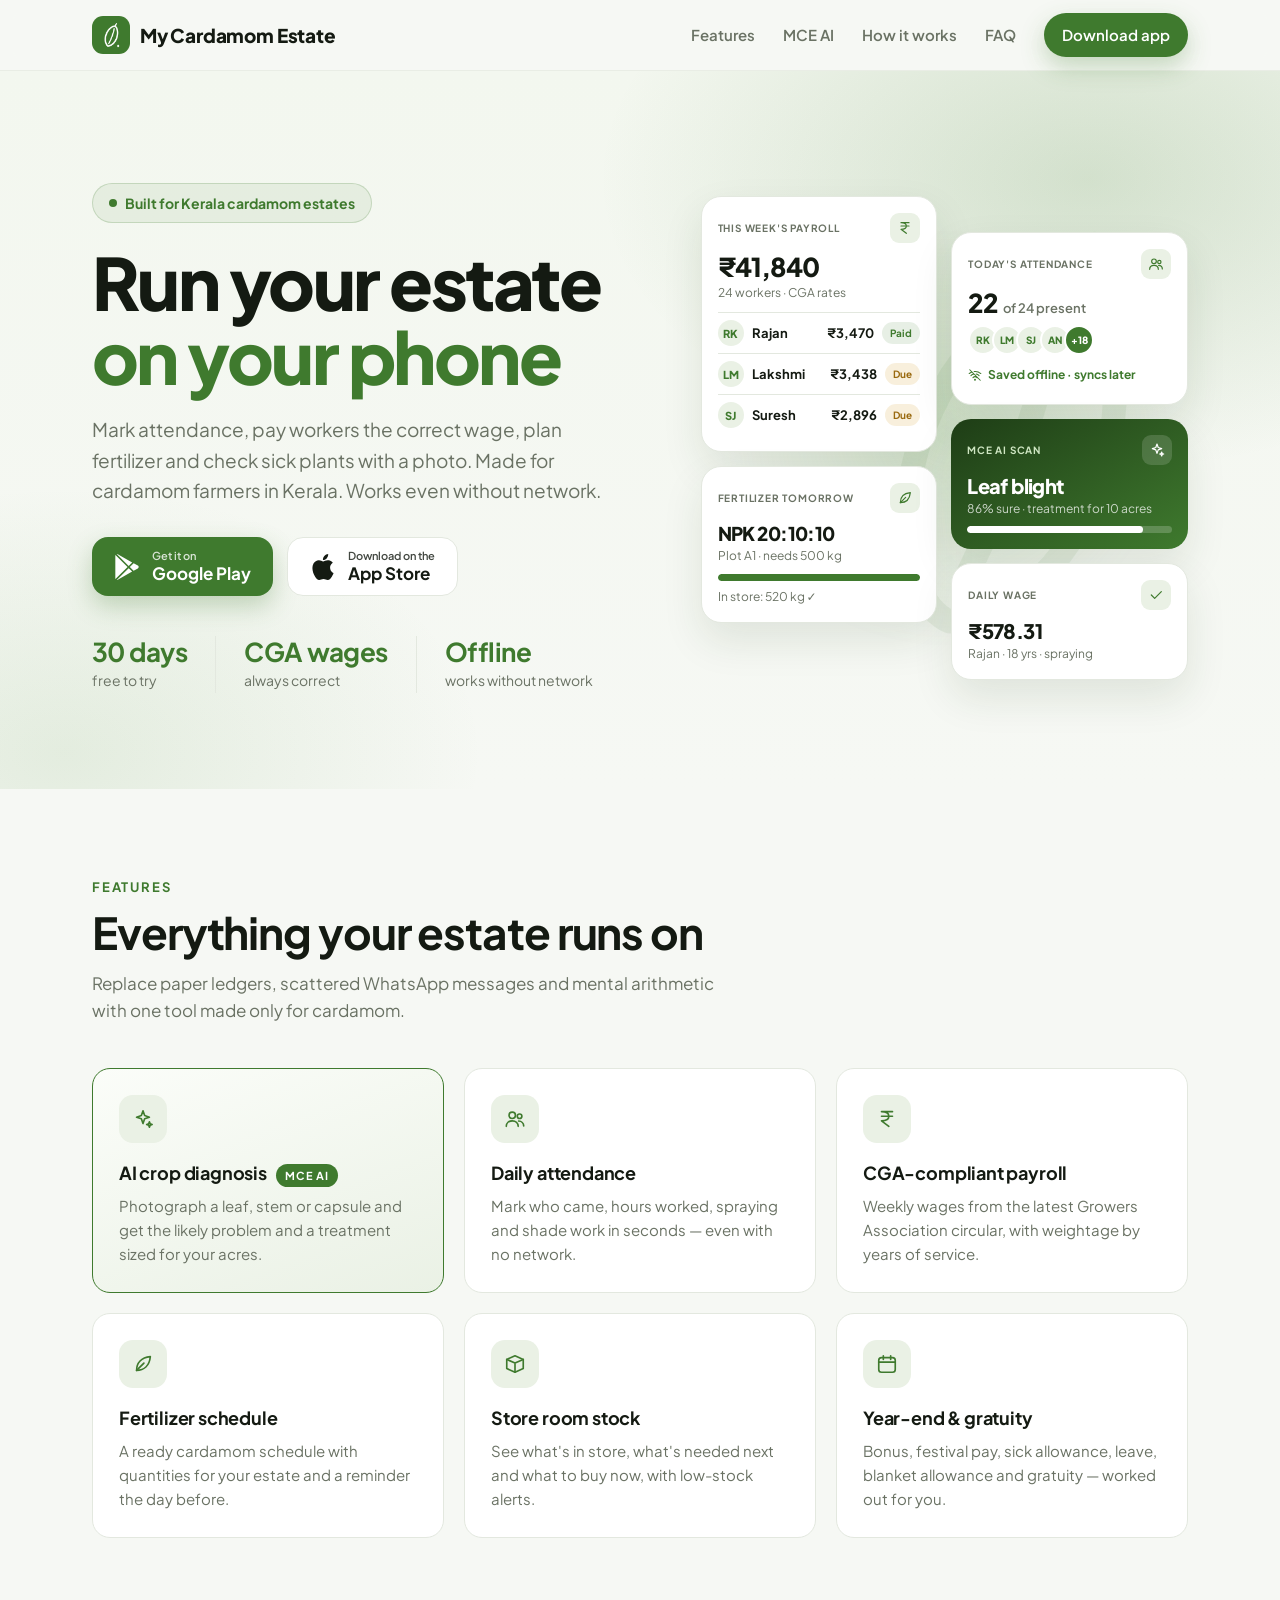
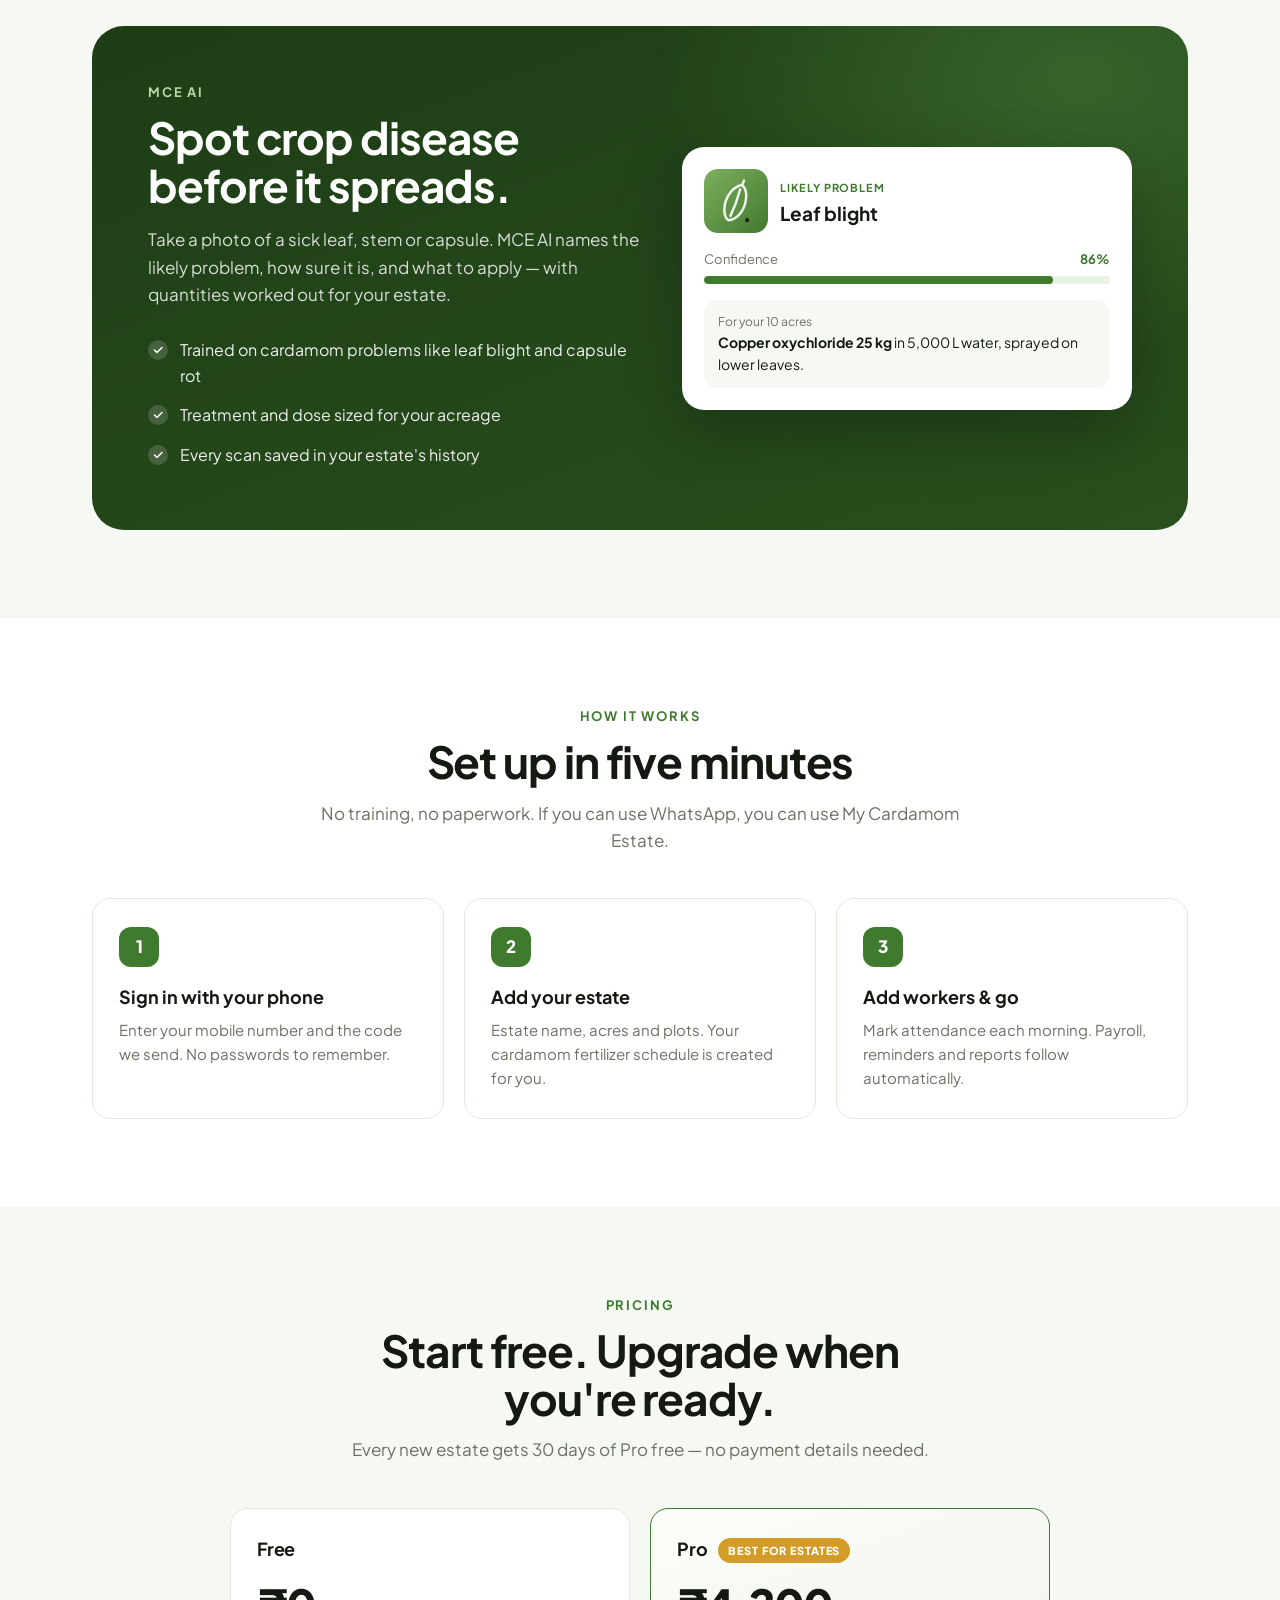
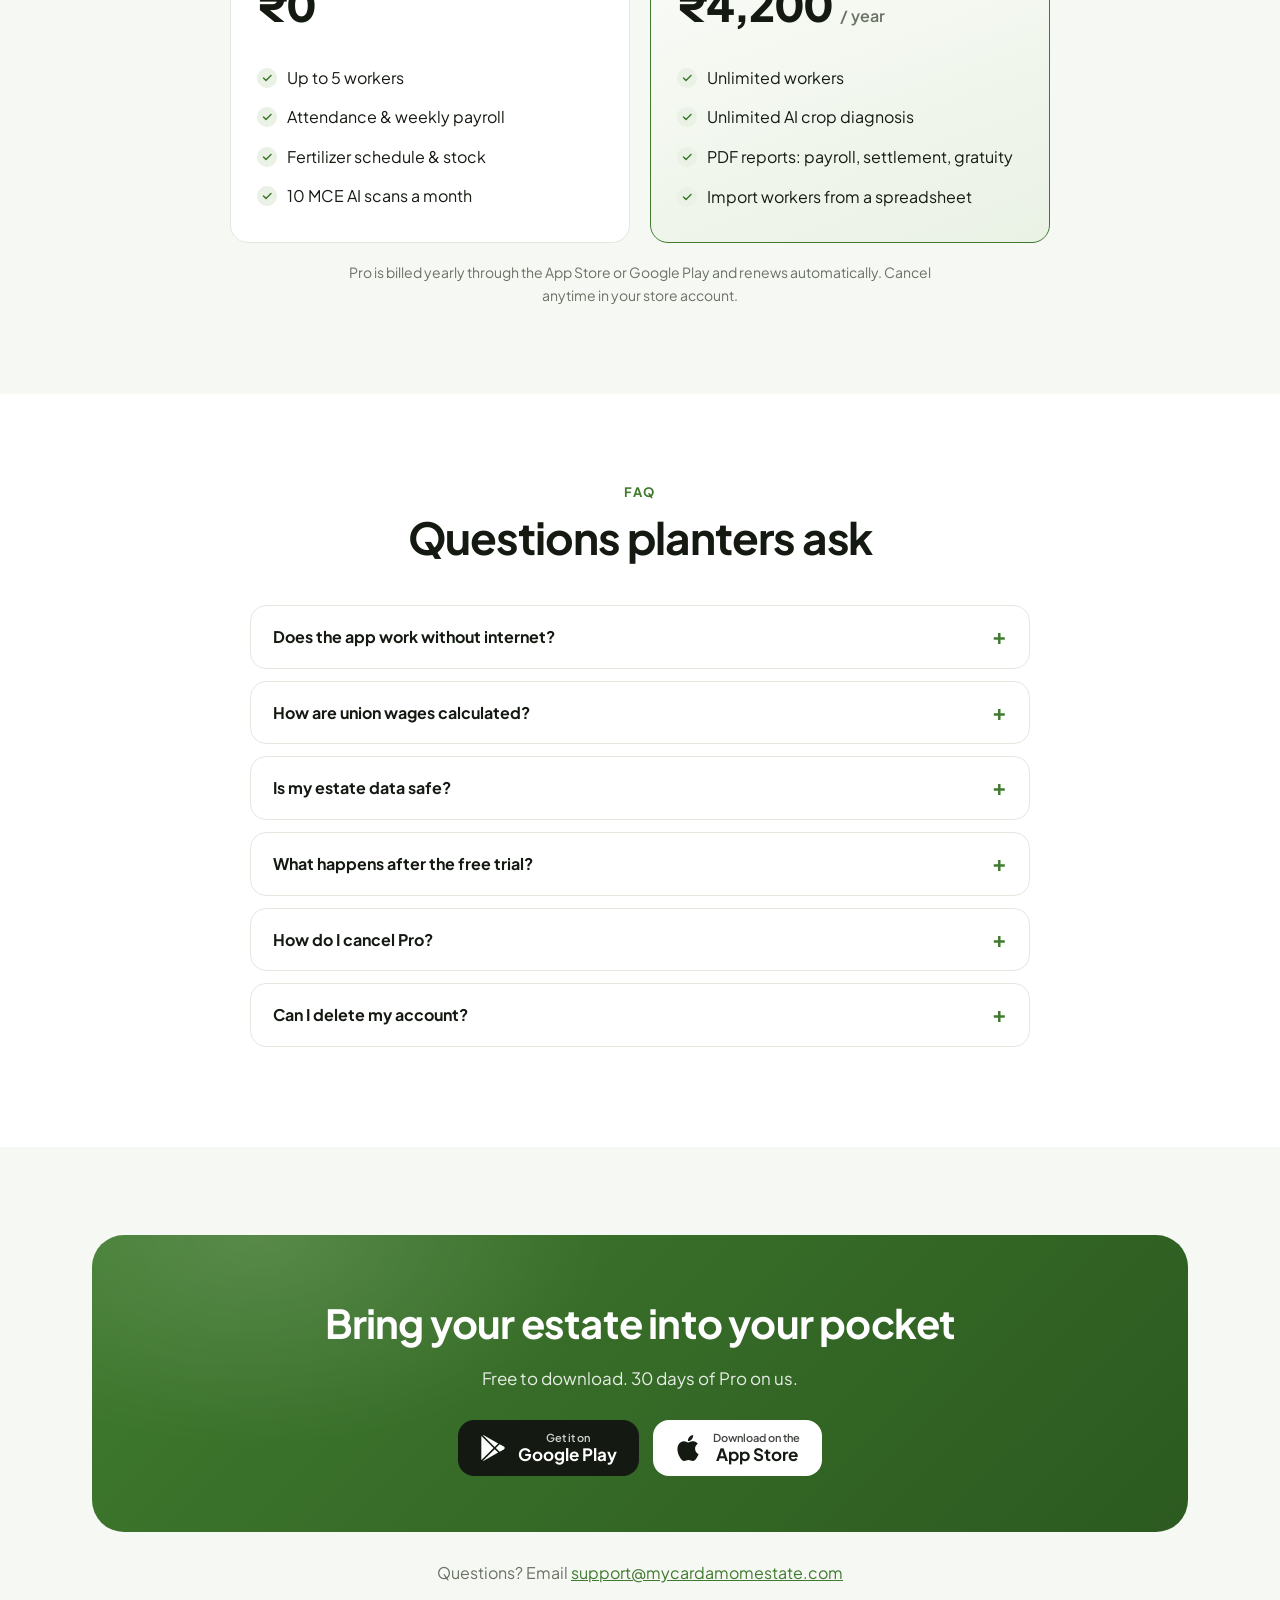
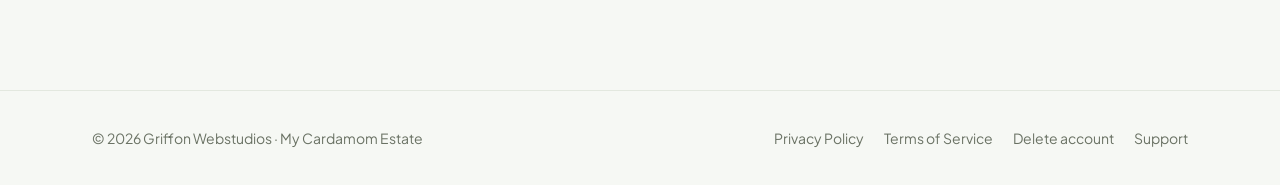
<file: index.html>
<!doctype html>
<html lang="en">
<head>
  <meta charset="utf-8">
  <meta name="viewport" content="width=device-width, initial-scale=1">
  <title>My Cardamom Estate — Run your cardamom estate from your phone</title>
  <meta name="description" content="Fertilizer schedules, worker attendance, CGA-compliant weekly payroll and AI crop diagnosis for cardamom estates in Kerala.">
  <link rel="icon" href="assets/logo.png">
  <link rel="preconnect" href="https://fonts.googleapis.com">
  <link rel="preconnect" href="https://fonts.gstatic.com" crossorigin>
  <link href="https://fonts.googleapis.com/css2?family=Plus+Jakarta+Sans:wght@400;500;600;700;800&display=swap" rel="stylesheet">
  <link rel="stylesheet" href="styles.css">
</head>
<body>

<!-- Reusable icons -->
<svg width="0" height="0" style="position:absolute" aria-hidden="true">
  <defs>
    <symbol id="pod" viewBox="330 180 410 670">
      <path d="M657 205L628 270C500 285 362 450 358 640C356 730 386 790 426 808C560 795 680 650 690 450C694 370 672 312 628 272" fill="none" stroke-width="38" stroke-linecap="round" stroke-linejoin="round"/>
      <path d="M597 340Q540 560 450 742" fill="none" stroke-width="38" stroke-linecap="round"/>
      <ellipse cx="704" cy="806" rx="30" ry="33" fill="currentColor" stroke="none"/>
    </symbol>
    <symbol id="i-spark" viewBox="0 0 24 24"><path d="M12 3l1.8 5.2L19 10l-5.2 1.8L12 17l-1.8-5.2L5 10l5.2-1.8z"/><path d="M19 15l.8 2.2L22 18l-2.2.8L19 21l-.8-2.2L16 18l2.2-.8z"/></symbol>
    <symbol id="i-users" viewBox="0 0 24 24"><circle cx="9" cy="8" r="3.5"/><path d="M2.5 20c0-3.6 2.9-6 6.5-6s6.5 2.4 6.5 6"/><circle cx="17" cy="9" r="2.5"/><path d="M16 14.2c3 .2 5.5 2.3 5.5 5.3"/></symbol>
    <symbol id="i-rupee" viewBox="0 0 24 24"><path d="M6 4h12M6 9h12M6 4c5 0 8 1.5 8 5s-3 5-8 5l8 6"/></symbol>
    <symbol id="i-leaf" viewBox="0 0 24 24"><path d="M5 19c0-8 5-14 15-15-1 10-7 15-15 15z"/><path d="M5 19l8-8"/></symbol>
    <symbol id="i-box" viewBox="0 0 24 24"><path d="M3 7l9-4 9 4v10l-9 4-9-4z"/><path d="M3 7l9 4 9-4M12 11v10"/></symbol>
    <symbol id="i-cal" viewBox="0 0 24 24"><rect x="3" y="5" width="18" height="16" rx="3"/><path d="M8 3v4M16 3v4M3 10h18"/></symbol>
    <symbol id="i-wifi-off" viewBox="0 0 24 24"><path d="M3 3l18 18M8.5 16.5a5 5 0 0 1 7 0M5 13a10 10 0 0 1 5-2.7M14 10.3A10 10 0 0 1 19 13M2 9.5a15 15 0 0 1 4.5-2.8M10.5 6.1A15 15 0 0 1 22 9.5"/><circle cx="12" cy="20" r=".8"/></symbol>
    <symbol id="i-check" viewBox="0 0 24 24"><path d="M5 12l5 5L20 7"/></symbol>
    <symbol id="i-home" viewBox="0 0 24 24"><path d="M3 11l9-7 9 7M5 10v10h14V10"/></symbol>
    <symbol id="i-apple" viewBox="0 0 24 24"><path fill="currentColor" stroke="none" d="M12.152 6.896c-.948 0-2.415-1.078-3.96-1.04-2.04.027-3.91 1.183-4.961 3.014-2.117 3.675-.546 9.103 1.519 12.09 1.013 1.454 2.208 3.09 3.792 3.039 1.52-.065 2.09-.987 3.935-.987 1.831 0 2.35.987 3.96.948 1.637-.026 2.676-1.48 3.676-2.948 1.156-1.688 1.636-3.325 1.662-3.415-.039-.013-3.182-1.221-3.22-4.857-.026-3.04 2.48-4.494 2.597-4.559-1.429-2.09-3.623-2.324-4.39-2.376-2-.156-3.675 1.09-4.61 1.09zM15.53 3.83c.843-1.012 1.4-2.427 1.245-3.83-1.207.052-2.662.805-3.532 1.818-.78.896-1.454 2.338-1.273 3.714 1.338.104 2.715-.688 3.559-1.701"/></symbol>
    <symbol id="i-play" viewBox="0 0 24 24"><path fill="currentColor" stroke="none" d="M22.018 13.298l-3.919 2.218-3.515-3.493 3.543-3.521 3.891 2.202a1.49 1.49 0 0 1 0 2.594zM1.337.924a1.486 1.486 0 0 0-.112.568v21.017c0 .217.045.419.124.6l11.155-11.087L1.337.924zm12.207 10.065l3.258-3.238L3.45.195a1.466 1.466 0 0 0-.946-.179l11.04 10.973zm0 2.067l-11 10.933c.298.036.612-.016.906-.183l13.324-7.54-3.23-3.21z"/></symbol>
  </defs>
</svg>

<header class="site-header">
  <div class="wrap">
    <a class="brand" href="index.html"><img src="assets/logo.png" alt="">My Cardamom Estate</a>
    <nav class="nav">
      <a href="#features">Features</a>
      <a href="#ai">MCE AI</a>
      <a href="#how">How it works</a>
      <a href="#faq">FAQ</a>
      <a class="btn btn-primary btn-sm" href="#download">Download app</a>
    </nav>
  </div>
</header>

<main>
  <!-- ============ HERO ============ -->
  <section class="hero">
    <div class="wrap">
      <div>
        <span class="pill"><i></i>Built for Kerala cardamom estates</span>
        <h1>Run your estate<span class="accent">on your phone</span></h1>
        <p class="lead">Mark attendance, pay workers the correct wage, plan fertilizer and check sick plants with a photo. Made for cardamom farmers in Kerala. Works even without network.</p>

        <div class="hero-actions">
          <!-- TODO: replace # with store links after launch -->
          <a class="store-btn dark" href="#download">
            <svg class="ic"><use href="#i-play"/></svg>
            <div><small>Get it on</small><span>Google Play</span></div>
          </a>
          <a class="store-btn light" href="#download">
            <svg class="ic"><use href="#i-apple"/></svg>
            <div><small>Download on the</small><span>App Store</span></div>
          </a>
        </div>

        <div class="facts">
          <div class="fact"><b>30 days</b><span>free to try</span></div>
          <div class="fact"><b>CGA wages</b><span>always correct</span></div>
          <div class="fact"><b>Offline</b><span>works without network</span></div>
        </div>
      </div>

      <!-- Collage of app cards (sample data) -->
      <div class="hero-visual" aria-hidden="true">
        <div class="glow"></div>
        <svg class="pod-bg"><use href="#pod"/></svg>

        <div class="bento">
          <div class="col">
            <div class="tile">
              <div class="tile-head">
                <small>This week's payroll</small>
                <div class="tile-ic"><svg class="ic"><use href="#i-rupee"/></svg></div>
              </div>
              <div class="tile-big">₹41,840</div>
              <div class="tile-sub">24 workers · CGA rates</div>
              <div class="rows">
                <div class="row"><span class="av">RK</span><b>Rajan</b><em>₹3,470</em><span class="chip paid">Paid</span></div>
                <div class="row"><span class="av">LM</span><b>Lakshmi</b><em>₹3,438</em><span class="chip due">Due</span></div>
                <div class="row"><span class="av">SJ</span><b>Suresh</b><em>₹2,896</em><span class="chip due">Due</span></div>
              </div>
            </div>

            <div class="tile">
              <div class="tile-head">
                <small>Fertilizer tomorrow</small>
                <div class="tile-ic"><svg class="ic"><use href="#i-leaf"/></svg></div>
              </div>
              <div class="tile-big" style="font-size:19px">NPK 20:10:10</div>
              <div class="tile-sub">Plot A1 · needs 500 kg</div>
              <div class="meter"><i style="width:100%"></i></div>
              <div class="tile-sub" style="margin-top:6px">In store: 520 kg ✓</div>
            </div>
          </div>

          <div class="col">
            <div class="tile">
              <div class="tile-head">
                <small>Today's attendance</small>
                <div class="tile-ic"><svg class="ic"><use href="#i-users"/></svg></div>
              </div>
              <div class="tile-big">22 <span>of 24 present</span></div>
              <div class="faces">
                <span>RK</span><span>LM</span><span>SJ</span><span>AN</span><span class="more">+18</span>
              </div>
              <span class="offline"><svg class="ic"><use href="#i-wifi-off"/></svg>Saved offline · syncs later</span>
            </div>

            <div class="tile ai">
              <div class="tile-head">
                <small>MCE AI scan</small>
                <div class="tile-ic"><svg class="ic"><use href="#i-spark"/></svg></div>
              </div>
              <div class="tile-big" style="font-size:20px">Leaf blight</div>
              <div class="tile-sub">86% sure · treatment for 10 acres</div>
              <div class="meter"><i style="width:86%"></i></div>
            </div>

            <div class="tile">
              <div class="tile-head">
                <small>Daily wage</small>
                <div class="tile-ic"><svg class="ic"><use href="#i-check"/></svg></div>
              </div>
              <div class="tile-big" style="font-size:20px">₹578.31</div>
              <div class="tile-sub">Rajan · 18 yrs · spraying</div>
            </div>
          </div>
        </div>
      </div>
    </div>
  </section>

  <!-- ============ FEATURES ============ -->
  <section id="features">
    <div class="wrap">
      <div class="section-head">
        <div class="eyebrow">Features</div>
        <h2 class="section-title">Everything your estate runs on</h2>
        <p class="section-lead">Replace paper ledgers, scattered WhatsApp messages and mental arithmetic with one tool made only for cardamom.</p>
      </div>

      <div class="grid">
        <div class="card highlight">
          <div class="icon"><svg class="ic"><use href="#i-spark"/></svg></div>
          <h3>AI crop diagnosis <span class="badge">MCE AI</span></h3>
          <p>Photograph a leaf, stem or capsule and get the likely problem and a treatment sized for your acres.</p>
        </div>
        <div class="card">
          <div class="icon"><svg class="ic"><use href="#i-users"/></svg></div>
          <h3>Daily attendance</h3>
          <p>Mark who came, hours worked, spraying and shade work in seconds — even with no network.</p>
        </div>
        <div class="card">
          <div class="icon"><svg class="ic"><use href="#i-rupee"/></svg></div>
          <h3>CGA-compliant payroll</h3>
          <p>Weekly wages from the latest Growers Association circular, with weightage by years of service.</p>
        </div>
        <div class="card">
          <div class="icon"><svg class="ic"><use href="#i-leaf"/></svg></div>
          <h3>Fertilizer schedule</h3>
          <p>A ready cardamom schedule with quantities for your estate and a reminder the day before.</p>
        </div>
        <div class="card">
          <div class="icon"><svg class="ic"><use href="#i-box"/></svg></div>
          <h3>Store room stock</h3>
          <p>See what's in store, what's needed next and what to buy now, with low-stock alerts.</p>
        </div>
        <div class="card">
          <div class="icon"><svg class="ic"><use href="#i-cal"/></svg></div>
          <h3>Year-end & gratuity</h3>
          <p>Bonus, festival pay, sick allowance, leave, blanket allowance and gratuity — worked out for you.</p>
        </div>
      </div>
    </div>
  </section>

  <!-- ============ MCE AI SPOTLIGHT ============ -->
  <section id="ai" style="padding-top:0">
    <div class="wrap">
      <div class="spotlight">
        <div>
          <div class="eyebrow">MCE AI</div>
          <h2 class="section-title">Spot crop disease before it spreads.</h2>
          <p>Take a photo of a sick leaf, stem or capsule. MCE AI names the likely problem, how sure it is, and what to apply — with quantities worked out for your estate.</p>
          <ul class="checks">
            <li>Trained on cardamom problems like leaf blight and capsule rot</li>
            <li>Treatment and dose sized for your acreage</li>
            <li>Every scan saved in your estate's history</li>
          </ul>
        </div>

        <div class="scan-card">
          <div class="scan-top">
            <div class="scan-thumb"><svg><use href="#pod"/></svg></div>
            <div><small>LIKELY PROBLEM</small><b>Leaf blight</b></div>
          </div>
          <div class="conf"><span>Confidence</span><strong style="color:var(--green)">86%</strong></div>
          <div class="bar"><i></i></div>
          <div class="dose">
            <small>For your 10 acres</small>
            <strong>Copper oxychloride 25 kg</strong> in 5,000 L water, sprayed on lower leaves.
          </div>
        </div>
      </div>
    </div>
  </section>

  <!-- ============ HOW IT WORKS ============ -->
  <section id="how" style="background:var(--white)">
    <div class="wrap">
      <div class="section-head center">
        <div class="eyebrow">How it works</div>
        <h2 class="section-title">Set up in five minutes</h2>
        <p class="section-lead">No training, no paperwork. If you can use WhatsApp, you can use My Cardamom Estate.</p>
      </div>

      <div class="steps-row">
        <div class="step">
          <h3>Sign in with your phone</h3>
          <p>Enter your mobile number and the code we send. No passwords to remember.</p>
        </div>
        <div class="step">
          <h3>Add your estate</h3>
          <p>Estate name, acres and plots. Your cardamom fertilizer schedule is created for you.</p>
        </div>
        <div class="step">
          <h3>Add workers & go</h3>
          <p>Mark attendance each morning. Payroll, reminders and reports follow automatically.</p>
        </div>
      </div>
    </div>
  </section>

  <!-- ============ PRICING ============ -->
  <section id="pricing">
    <div class="wrap">
      <div class="section-head center">
        <div class="eyebrow">Pricing</div>
        <h2 class="section-title">Start free. Upgrade when you're ready.</h2>
        <p class="section-lead">Every new estate gets 30 days of Pro free — no payment details needed.</p>
      </div>

      <div class="pricing">
        <div class="card">
          <h3>Free</h3>
          <div class="price">₹0</div>
          <ul class="list">
            <li>Up to 5 workers</li>
            <li>Attendance & weekly payroll</li>
            <li>Fertilizer schedule & stock</li>
            <li>10 MCE AI scans a month</li>
          </ul>
        </div>
        <div class="card highlight">
          <h3>Pro <span class="ribbon">BEST FOR ESTATES</span></h3>
          <div class="price">₹4,200 <small>/ year</small></div>
          <ul class="list">
            <li>Unlimited workers</li>
            <li>Unlimited AI crop diagnosis</li>
            <li>PDF reports: payroll, settlement, gratuity</li>
            <li>Import workers from a spreadsheet</li>
          </ul>
        </div>
      </div>
      <p style="color:var(--muted);font-size:14px;margin:18px auto 0;text-align:center;max-width:620px">Pro is billed yearly through the App Store or Google Play and renews automatically. Cancel anytime in your store account.</p>
    </div>
  </section>

  <!-- ============ FAQ ============ -->
  <section id="faq" style="background:var(--white)">
    <div class="wrap">
      <div class="section-head center">
        <div class="eyebrow">FAQ</div>
        <h2 class="section-title">Questions planters ask</h2>
      </div>
      <div class="faq">
        <details>
          <summary>Does the app work without internet?</summary>
          <p>Yes. Attendance, worker changes, fertilizer applications and stock purchases can be recorded offline. They sync automatically when your phone is back online.</p>
        </details>
        <details>
          <summary>How are union wages calculated?</summary>
          <p>From the Cardamom Growers Association circular in force for each day (Basic + DA), plus weightage for years of service and ₹3.25 allowances for spraying and shade work. You can edit the rates if your area differs.</p>
        </details>
        <details>
          <summary>Is my estate data safe?</summary>
          <p>Your data travels over encrypted connections and only your account can see your estate. We never sell your data or show ads. Read our <a href="privacy.html">Privacy Policy</a>.</p>
        </details>
        <details>
          <summary>What happens after the free trial?</summary>
          <p>You move to the Free plan automatically — nothing is charged. Upgrade to Pro anytime for unlimited workers, AI scans and PDF reports.</p>
        </details>
        <details>
          <summary>How do I cancel Pro?</summary>
          <p>In your App Store or Google Play subscription settings. You keep Pro until the end of the paid year.</p>
        </details>
        <details>
          <summary>Can I delete my account?</summary>
          <p>Yes, anytime from Profile → Delete account. See <a href="delete-account.html">how account deletion works</a>.</p>
        </details>
      </div>
    </div>
  </section>

  <!-- ============ DOWNLOAD ============ -->
  <section id="download">
    <div class="wrap">
      <div class="download">
        <h2>Bring your estate into your pocket</h2>
        <p>Free to download. 30 days of Pro on us.</p>
        <div class="store-row">
          <!-- TODO: replace # with store links after launch -->
          <a class="store-btn dark" href="#">
            <svg class="ic"><use href="#i-play"/></svg>
            <div><small>Get it on</small><span>Google Play</span></div>
          </a>
          <a class="store-btn light" href="#">
            <svg class="ic"><use href="#i-apple"/></svg>
            <div><small>Download on the</small><span>App Store</span></div>
          </a>
        </div>
      </div>
      <p id="contact" style="text-align:center;color:var(--muted);margin-top:28px">
        <!-- TODO: replace with the real support email -->
        Questions? Email <a href="mailto:support@mycardamomestate.com">support@mycardamomestate.com</a>
      </p>
    </div>
  </section>
</main>

<footer class="site-footer">
  <div class="wrap">
    <span>© 2026 Griffon Webstudios · My Cardamom Estate</span>
    <nav>
      <a href="privacy.html">Privacy Policy</a>
      <a href="terms.html">Terms of Service</a>
      <a href="delete-account.html">Delete account</a>
      <a href="mailto:support@mycardamomestate.com">Support</a>
    </nav>
  </div>
</footer>

</body>
</html>
</file>
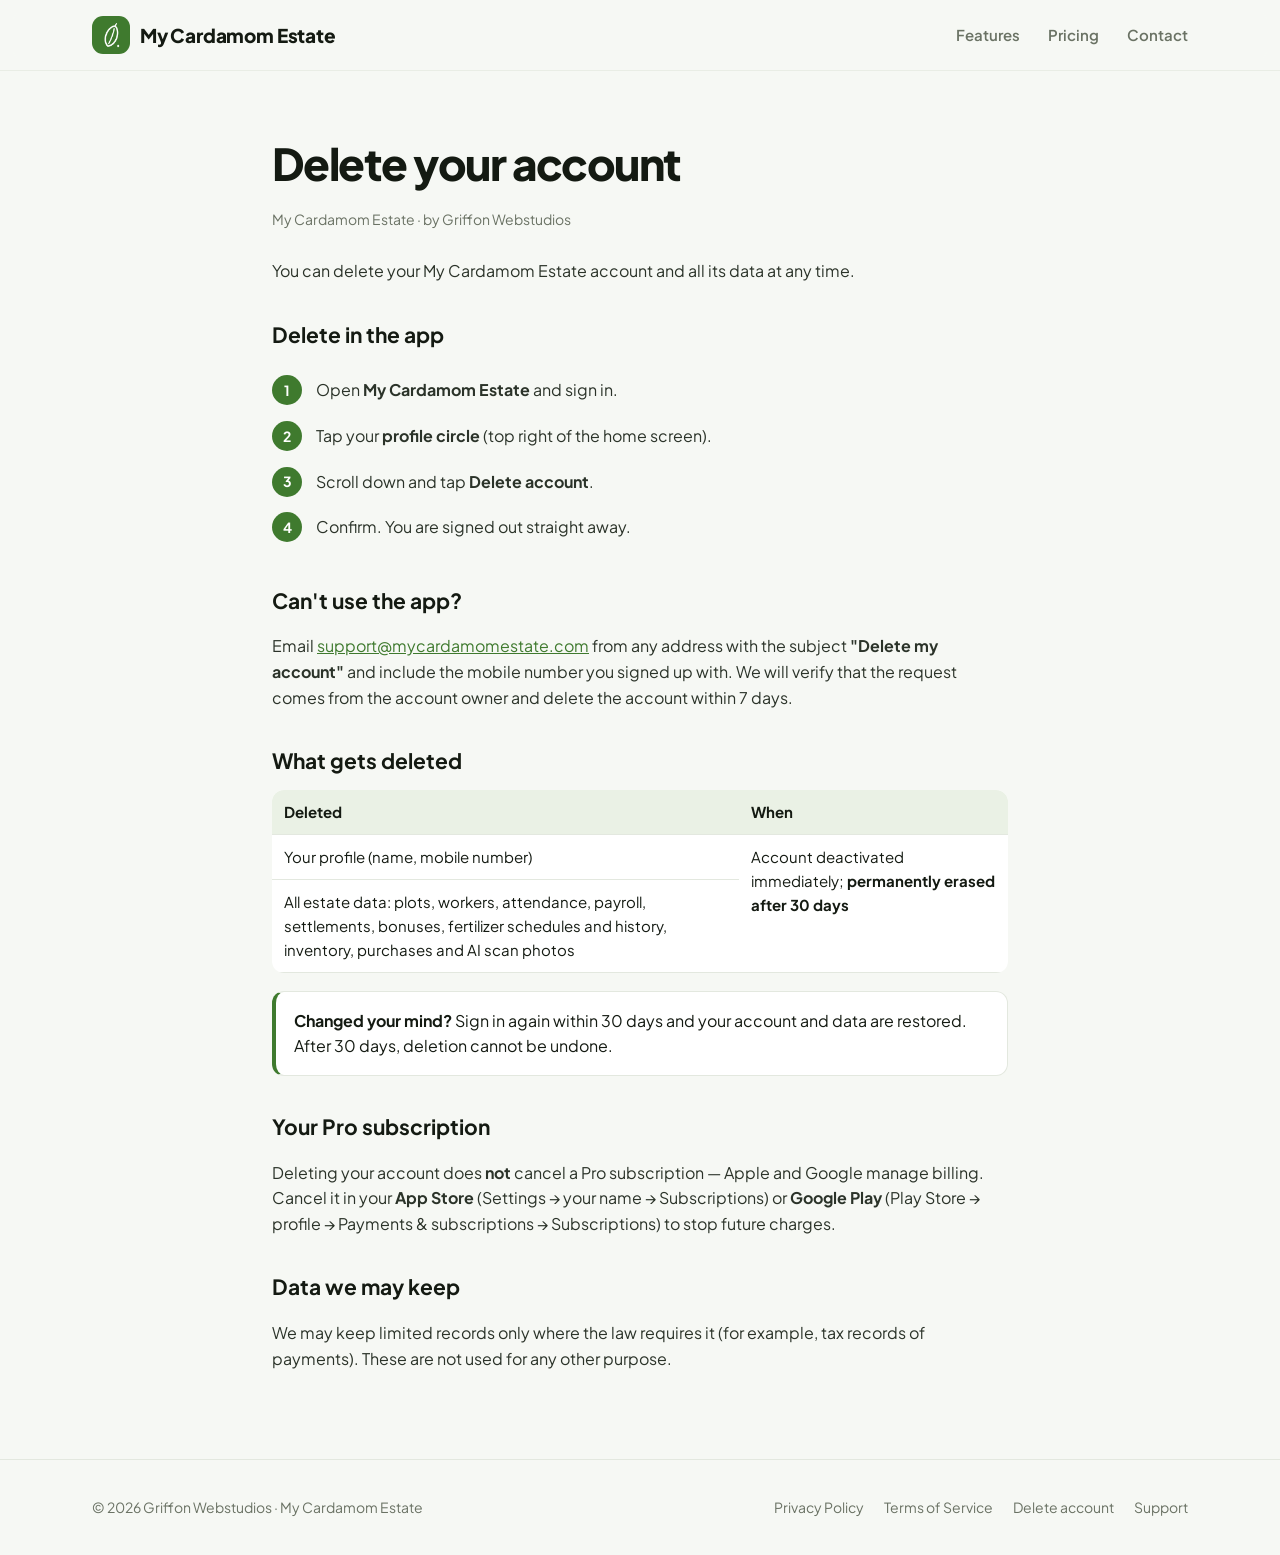
<file: delete-account.html>
<!doctype html>
<html lang="en">
<head>
  <meta charset="utf-8">
  <meta name="viewport" content="width=device-width, initial-scale=1">
  <title>Delete your account — My Cardamom Estate</title>
  <meta name="description" content="How to delete your My Cardamom Estate account and data.">
  <link rel="icon" href="assets/logo.png">
  <link rel="preconnect" href="https://fonts.googleapis.com">
  <link rel="preconnect" href="https://fonts.gstatic.com" crossorigin>
  <link href="https://fonts.googleapis.com/css2?family=Plus+Jakarta+Sans:wght@400;500;600;700;800&display=swap" rel="stylesheet">
  <link rel="stylesheet" href="styles.css">
</head>
<body>

<header class="site-header">
  <div class="wrap">
    <a class="brand" href="index.html"><img src="assets/logo.png" alt="">My Cardamom Estate</a>
    <nav class="nav">
      <a href="index.html#features">Features</a>
      <a href="index.html#pricing">Pricing</a>
      <a href="index.html#contact">Contact</a>
    </nav>
  </div>
</header>

<main class="doc">
  <div class="wrap">
    <h1>Delete your account</h1>
    <p class="meta">My Cardamom Estate · by Griffon Webstudios</p>

    <p>You can delete your My Cardamom Estate account and all its data at any time.</p>

    <h2>Delete in the app</h2>
    <ol class="steps">
      <li>Open <strong>My Cardamom Estate</strong> and sign in.</li>
      <li>Tap your <strong>profile circle</strong> (top right of the home screen).</li>
      <li>Scroll down and tap <strong>Delete account</strong>.</li>
      <li>Confirm. You are signed out straight away.</li>
    </ol>

    <h2>Can't use the app?</h2>
    <p>Email <a href="mailto:support@mycardamomestate.com?subject=Delete%20my%20account">support@mycardamomestate.com</a> from any address with the subject <strong>"Delete my account"</strong> and include the mobile number you signed up with. We will verify that the request comes from the account owner and delete the account within 7 days.</p>

    <h2>What gets deleted</h2>
    <table>
      <tr><th>Deleted</th><th>When</th></tr>
      <tr><td>Your profile (name, mobile number)</td><td rowspan="2">Account deactivated immediately; <strong>permanently erased after 30 days</strong></td></tr>
      <tr><td>All estate data: plots, workers, attendance, payroll, settlements, bonuses, fertilizer schedules and history, inventory, purchases and AI scan photos</td></tr>
    </table>

    <div class="callout">
      <strong>Changed your mind?</strong> Sign in again within 30 days and your account and data are restored. After 30 days, deletion cannot be undone.
    </div>

    <h2>Your Pro subscription</h2>
    <p>Deleting your account does <strong>not</strong> cancel a Pro subscription — Apple and Google manage billing. Cancel it in your <strong>App Store</strong> (Settings → your name → Subscriptions) or <strong>Google Play</strong> (Play Store → profile → Payments & subscriptions → Subscriptions) to stop future charges.</p>

    <h2>Data we may keep</h2>
    <p>We may keep limited records only where the law requires it (for example, tax records of payments). These are not used for any other purpose.</p>
  </div>
</main>

<footer class="site-footer">
  <div class="wrap">
    <span>© 2026 Griffon Webstudios · My Cardamom Estate</span>
    <nav>
      <a href="privacy.html">Privacy Policy</a>
      <a href="terms.html">Terms of Service</a>
      <a href="delete-account.html">Delete account</a>
      <a href="mailto:support@mycardamomestate.com">Support</a>
    </nav>
  </div>
</footer>

</body>
</html>
</file>
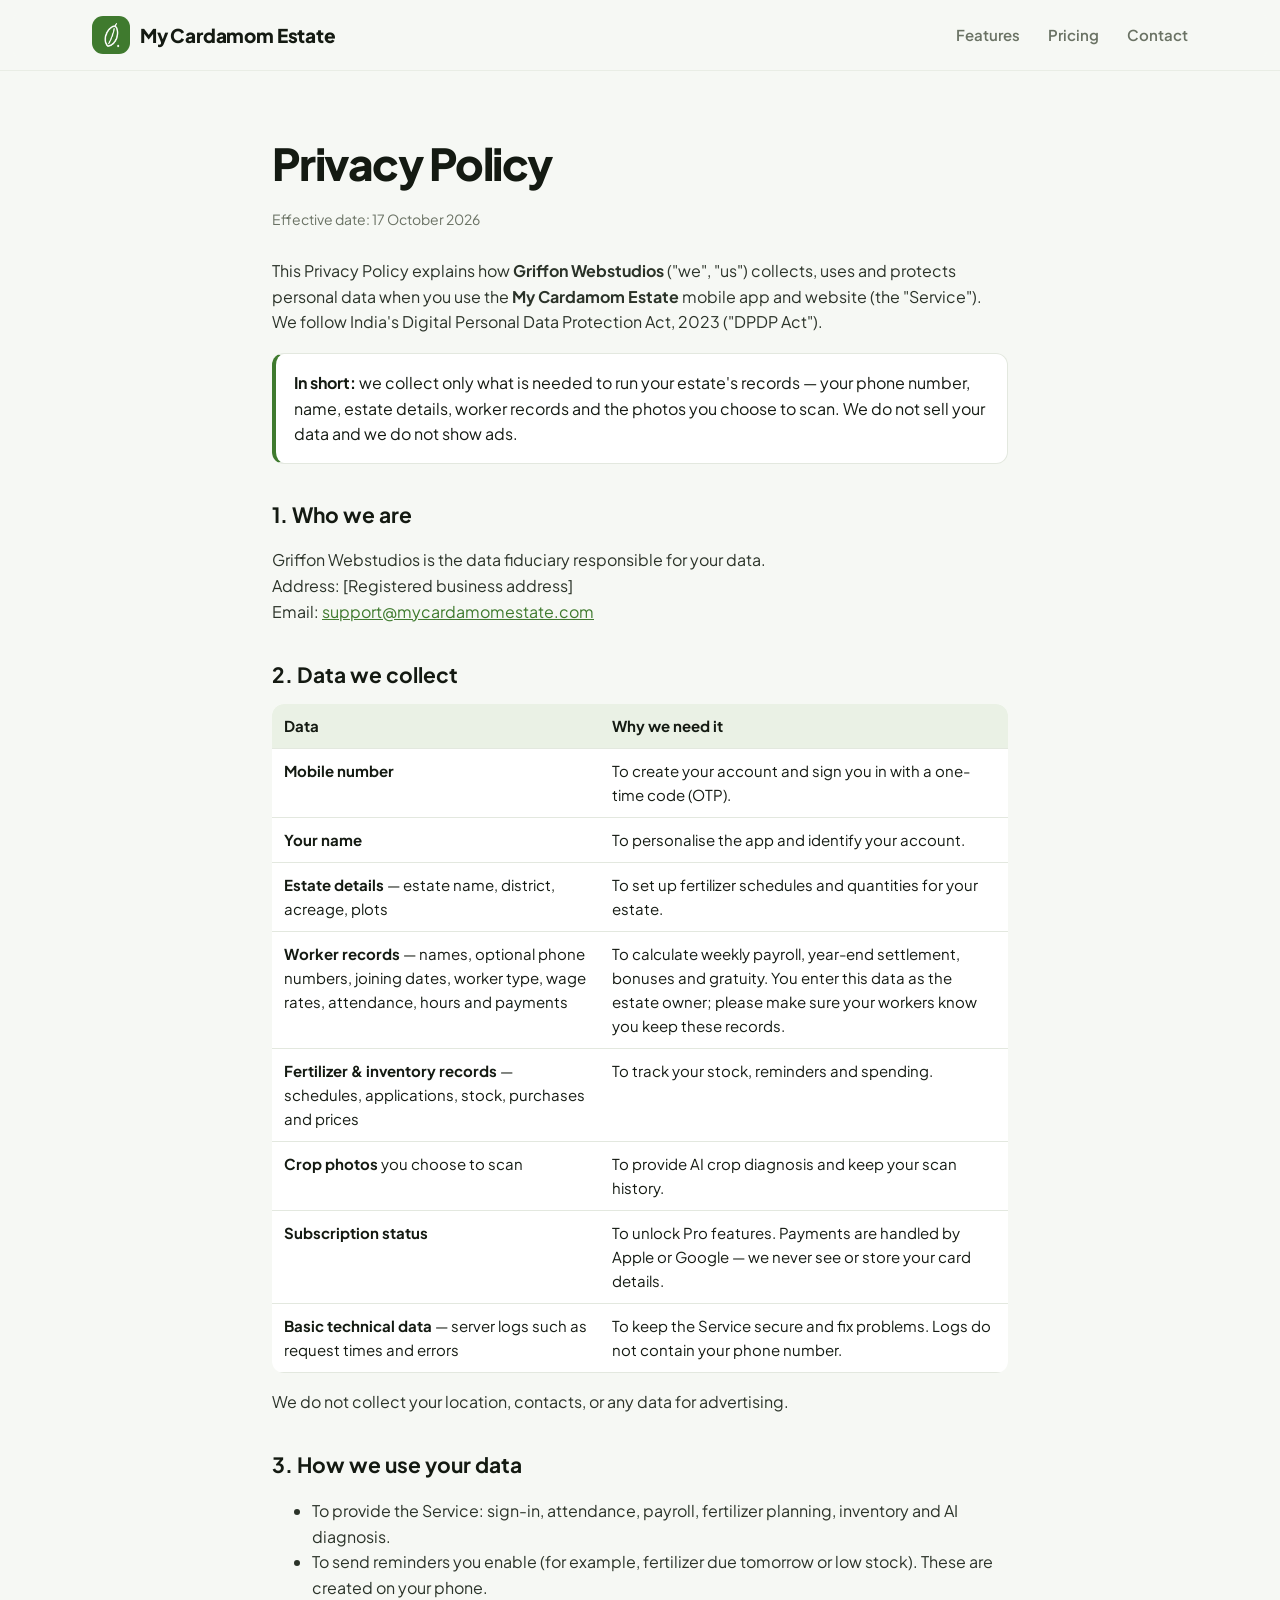
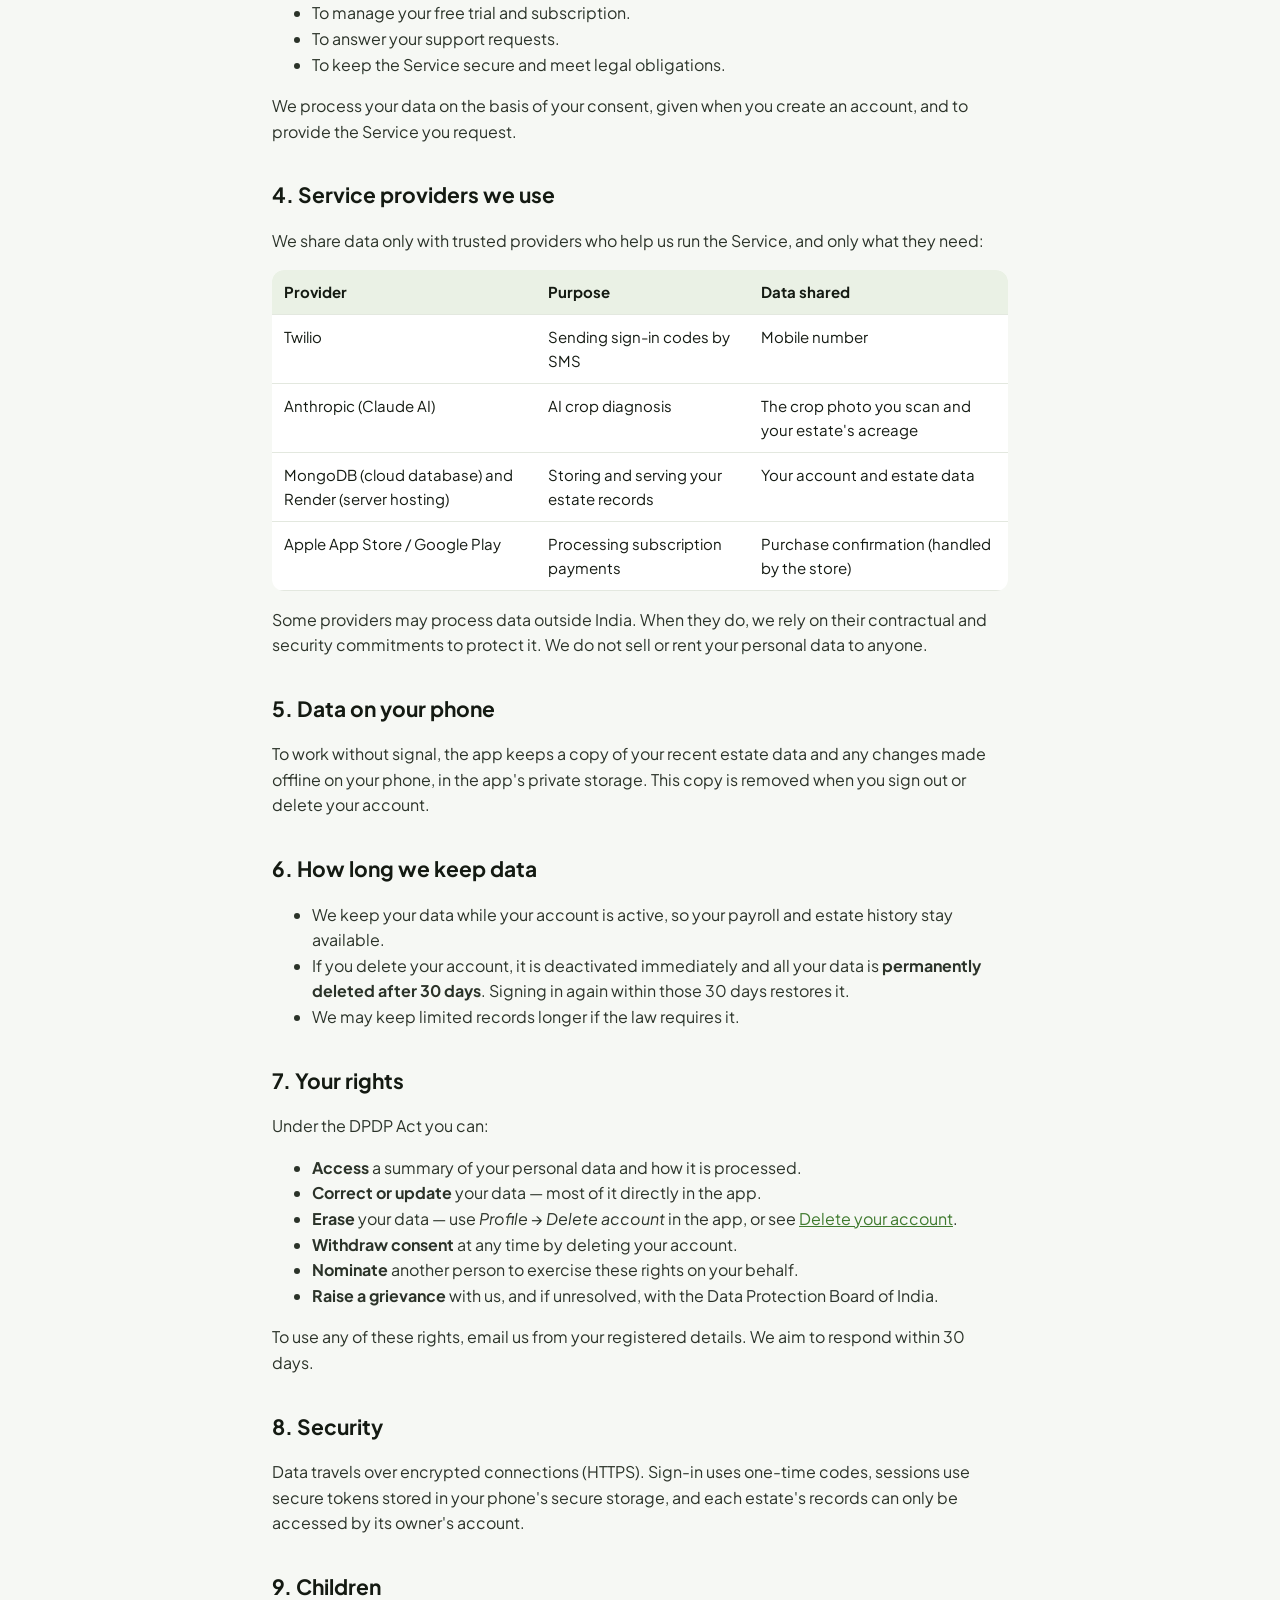
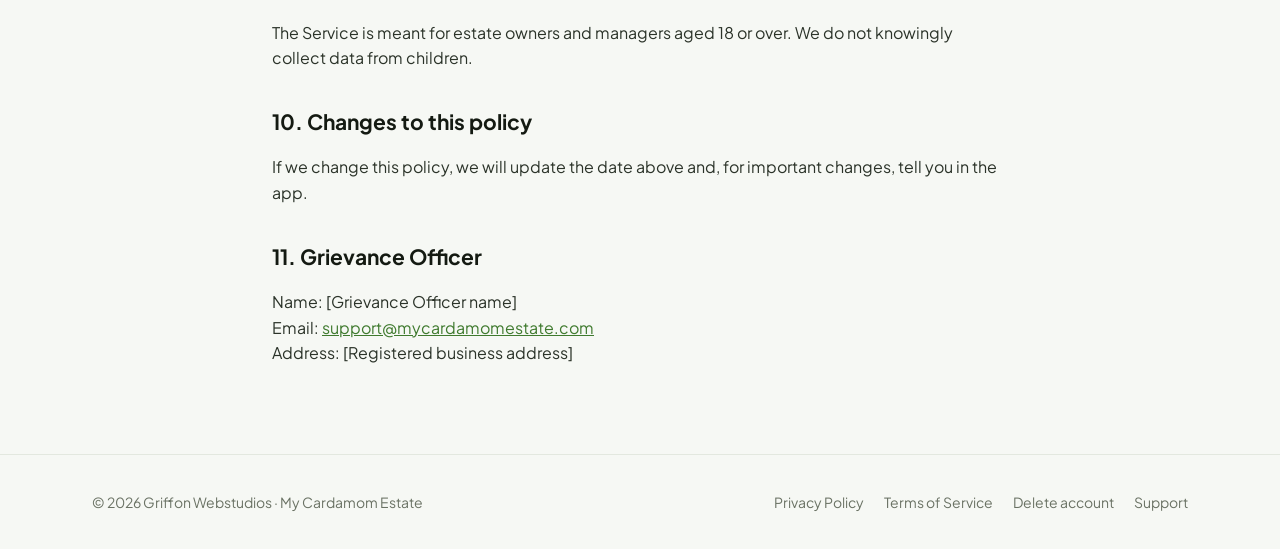
<file: privacy.html>
<!doctype html>
<html lang="en">
<head>
  <meta charset="utf-8">
  <meta name="viewport" content="width=device-width, initial-scale=1">
  <title>Privacy Policy — My Cardamom Estate</title>
  <meta name="description" content="How My Cardamom Estate collects, uses and protects your data.">
  <link rel="icon" href="assets/logo.png">
  <link rel="preconnect" href="https://fonts.googleapis.com">
  <link rel="preconnect" href="https://fonts.gstatic.com" crossorigin>
  <link href="https://fonts.googleapis.com/css2?family=Plus+Jakarta+Sans:wght@400;500;600;700;800&display=swap" rel="stylesheet">
  <link rel="stylesheet" href="styles.css">
</head>
<body>

<header class="site-header">
  <div class="wrap">
    <a class="brand" href="index.html"><img src="assets/logo.png" alt="">My Cardamom Estate</a>
    <nav class="nav">
      <a href="index.html#features">Features</a>
      <a href="index.html#pricing">Pricing</a>
      <a href="index.html#contact">Contact</a>
    </nav>
  </div>
</header>

<main class="doc">
  <div class="wrap">
    <h1>Privacy Policy</h1>
    <p class="meta">Effective date: 17 October 2026</p>

    <p>This Privacy Policy explains how <strong>Griffon Webstudios</strong> ("we", "us") collects, uses and protects personal data when you use the <strong>My Cardamom Estate</strong> mobile app and website (the "Service"). We follow India's Digital Personal Data Protection Act, 2023 ("DPDP Act").</p>

    <div class="callout">
      <strong>In short:</strong> we collect only what is needed to run your estate's records — your phone number, name, estate details, worker records and the photos you choose to scan. We do not sell your data and we do not show ads.
    </div>

    <h2>1. Who we are</h2>
    <p>Griffon Webstudios is the data fiduciary responsible for your data.<br>
    <!-- TODO: replace with the registered business address -->
    Address: [Registered business address]<br>
    <!-- TODO: replace with the real support email -->
    Email: <a href="mailto:support@mycardamomestate.com">support@mycardamomestate.com</a></p>

    <h2>2. Data we collect</h2>
    <table>
      <tr><th>Data</th><th>Why we need it</th></tr>
      <tr><td><strong>Mobile number</strong></td><td>To create your account and sign you in with a one-time code (OTP).</td></tr>
      <tr><td><strong>Your name</strong></td><td>To personalise the app and identify your account.</td></tr>
      <tr><td><strong>Estate details</strong> — estate name, district, acreage, plots</td><td>To set up fertilizer schedules and quantities for your estate.</td></tr>
      <tr><td><strong>Worker records</strong> — names, optional phone numbers, joining dates, worker type, wage rates, attendance, hours and payments</td><td>To calculate weekly payroll, year-end settlement, bonuses and gratuity. You enter this data as the estate owner; please make sure your workers know you keep these records.</td></tr>
      <tr><td><strong>Fertilizer & inventory records</strong> — schedules, applications, stock, purchases and prices</td><td>To track your stock, reminders and spending.</td></tr>
      <tr><td><strong>Crop photos</strong> you choose to scan</td><td>To provide AI crop diagnosis and keep your scan history.</td></tr>
      <tr><td><strong>Subscription status</strong></td><td>To unlock Pro features. Payments are handled by Apple or Google — we never see or store your card details.</td></tr>
      <tr><td><strong>Basic technical data</strong> — server logs such as request times and errors</td><td>To keep the Service secure and fix problems. Logs do not contain your phone number.</td></tr>
    </table>
    <p>We do not collect your location, contacts, or any data for advertising.</p>

    <h2>3. How we use your data</h2>
    <ul>
      <li>To provide the Service: sign-in, attendance, payroll, fertilizer planning, inventory and AI diagnosis.</li>
      <li>To send reminders you enable (for example, fertilizer due tomorrow or low stock). These are created on your phone.</li>
      <li>To manage your free trial and subscription.</li>
      <li>To answer your support requests.</li>
      <li>To keep the Service secure and meet legal obligations.</li>
    </ul>
    <p>We process your data on the basis of your consent, given when you create an account, and to provide the Service you request.</p>

    <h2>4. Service providers we use</h2>
    <p>We share data only with trusted providers who help us run the Service, and only what they need:</p>
    <table>
      <tr><th>Provider</th><th>Purpose</th><th>Data shared</th></tr>
      <tr><td>Twilio</td><td>Sending sign-in codes by SMS</td><td>Mobile number</td></tr>
      <tr><td>Anthropic (Claude AI)</td><td>AI crop diagnosis</td><td>The crop photo you scan and your estate's acreage</td></tr>
      <tr><td>MongoDB (cloud database) and Render (server hosting)</td><td>Storing and serving your estate records</td><td>Your account and estate data</td></tr>
      <tr><td>Apple App Store / Google Play</td><td>Processing subscription payments</td><td>Purchase confirmation (handled by the store)</td></tr>
    </table>
    <p>Some providers may process data outside India. When they do, we rely on their contractual and security commitments to protect it. We do not sell or rent your personal data to anyone.</p>

    <h2>5. Data on your phone</h2>
    <p>To work without signal, the app keeps a copy of your recent estate data and any changes made offline on your phone, in the app's private storage. This copy is removed when you sign out or delete your account.</p>

    <h2>6. How long we keep data</h2>
    <ul>
      <li>We keep your data while your account is active, so your payroll and estate history stay available.</li>
      <li>If you delete your account, it is deactivated immediately and all your data is <strong>permanently deleted after 30 days</strong>. Signing in again within those 30 days restores it.</li>
      <li>We may keep limited records longer if the law requires it.</li>
    </ul>

    <h2>7. Your rights</h2>
    <p>Under the DPDP Act you can:</p>
    <ul>
      <li><strong>Access</strong> a summary of your personal data and how it is processed.</li>
      <li><strong>Correct or update</strong> your data — most of it directly in the app.</li>
      <li><strong>Erase</strong> your data — use <em>Profile → Delete account</em> in the app, or see <a href="delete-account.html">Delete your account</a>.</li>
      <li><strong>Withdraw consent</strong> at any time by deleting your account.</li>
      <li><strong>Nominate</strong> another person to exercise these rights on your behalf.</li>
      <li><strong>Raise a grievance</strong> with us, and if unresolved, with the Data Protection Board of India.</li>
    </ul>
    <p>To use any of these rights, email us from your registered details. We aim to respond within 30 days.</p>

    <h2>8. Security</h2>
    <p>Data travels over encrypted connections (HTTPS). Sign-in uses one-time codes, sessions use secure tokens stored in your phone's secure storage, and each estate's records can only be accessed by its owner's account.</p>

    <h2>9. Children</h2>
    <p>The Service is meant for estate owners and managers aged 18 or over. We do not knowingly collect data from children.</p>

    <h2>10. Changes to this policy</h2>
    <p>If we change this policy, we will update the date above and, for important changes, tell you in the app.</p>

    <h2>11. Grievance Officer</h2>
    <p>
      <!-- TODO: fill in the Grievance Officer's details -->
      Name: [Grievance Officer name]<br>
      Email: <a href="mailto:support@mycardamomestate.com">support@mycardamomestate.com</a><br>
      Address: [Registered business address]
    </p>
  </div>
</main>

<footer class="site-footer">
  <div class="wrap">
    <span>© 2026 Griffon Webstudios · My Cardamom Estate</span>
    <nav>
      <a href="privacy.html">Privacy Policy</a>
      <a href="terms.html">Terms of Service</a>
      <a href="delete-account.html">Delete account</a>
      <a href="mailto:support@mycardamomestate.com">Support</a>
    </nav>
  </div>
</footer>

</body>
</html>
</file>
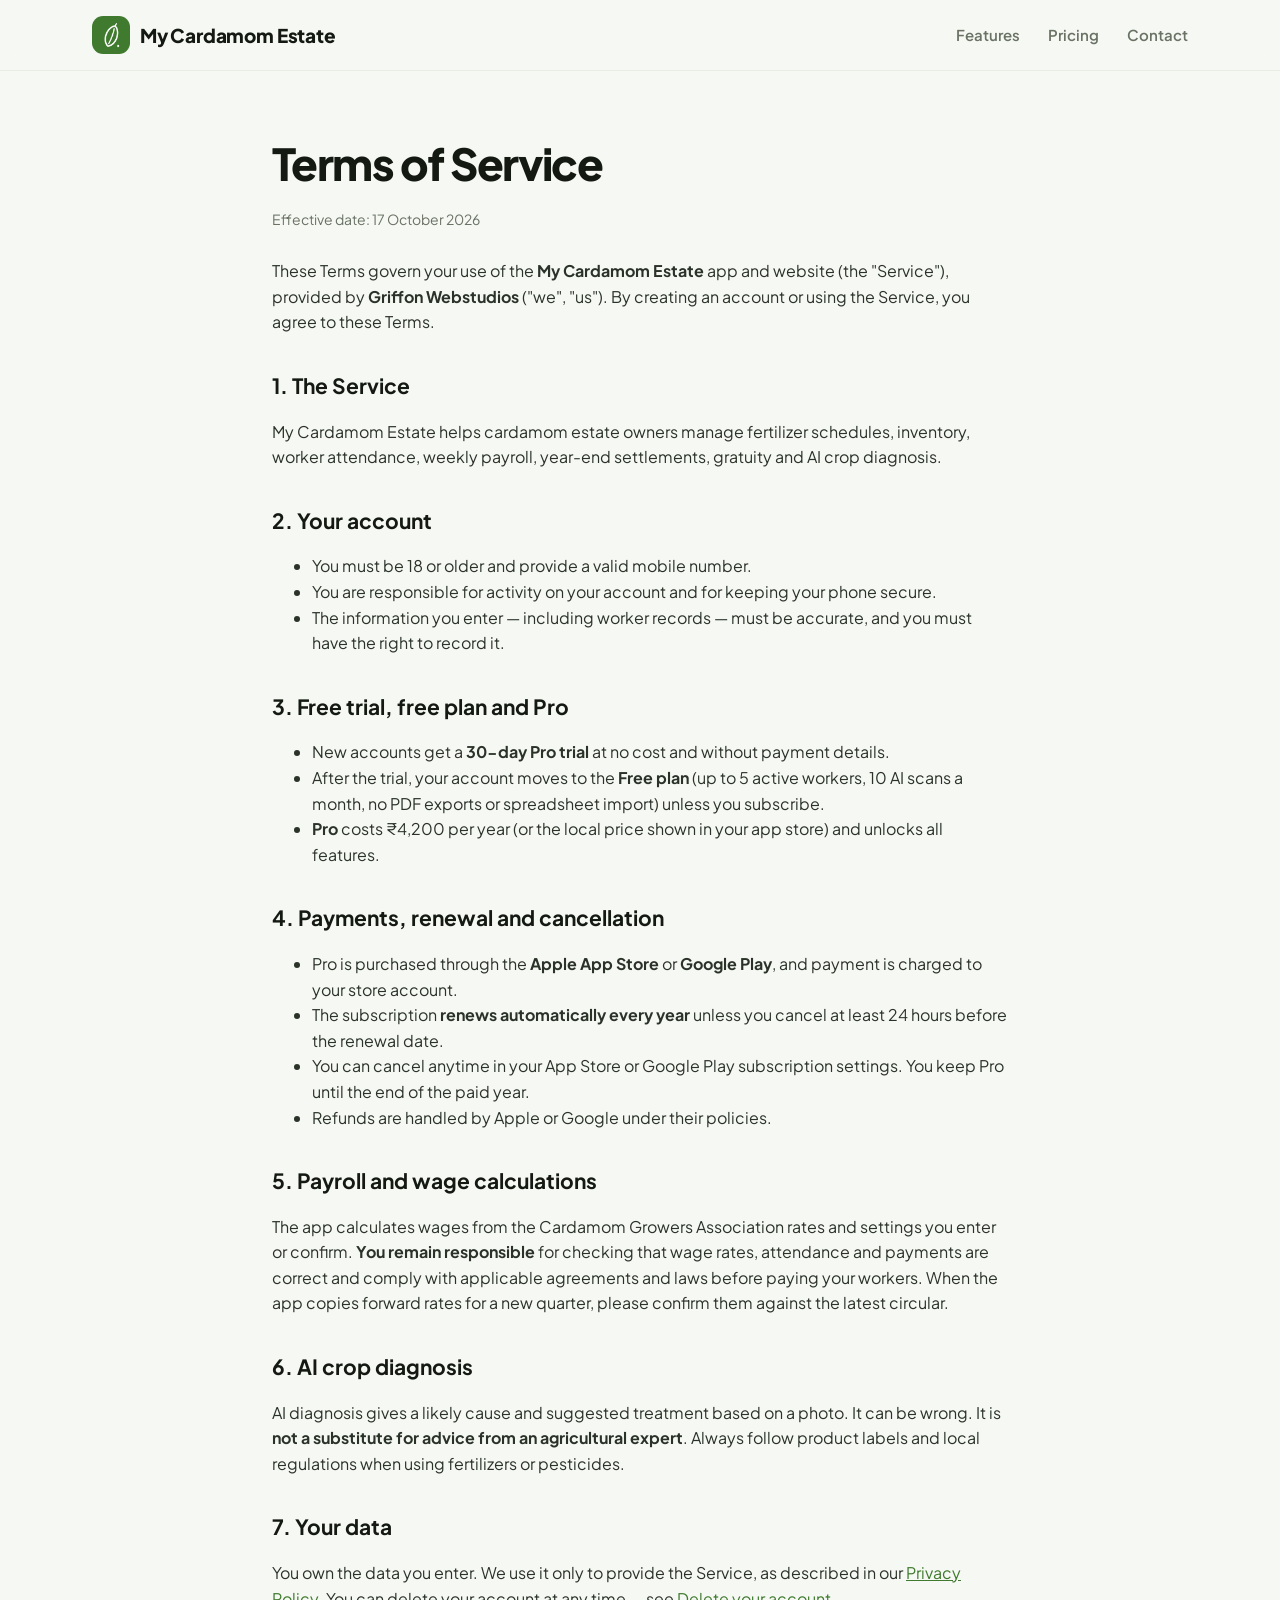
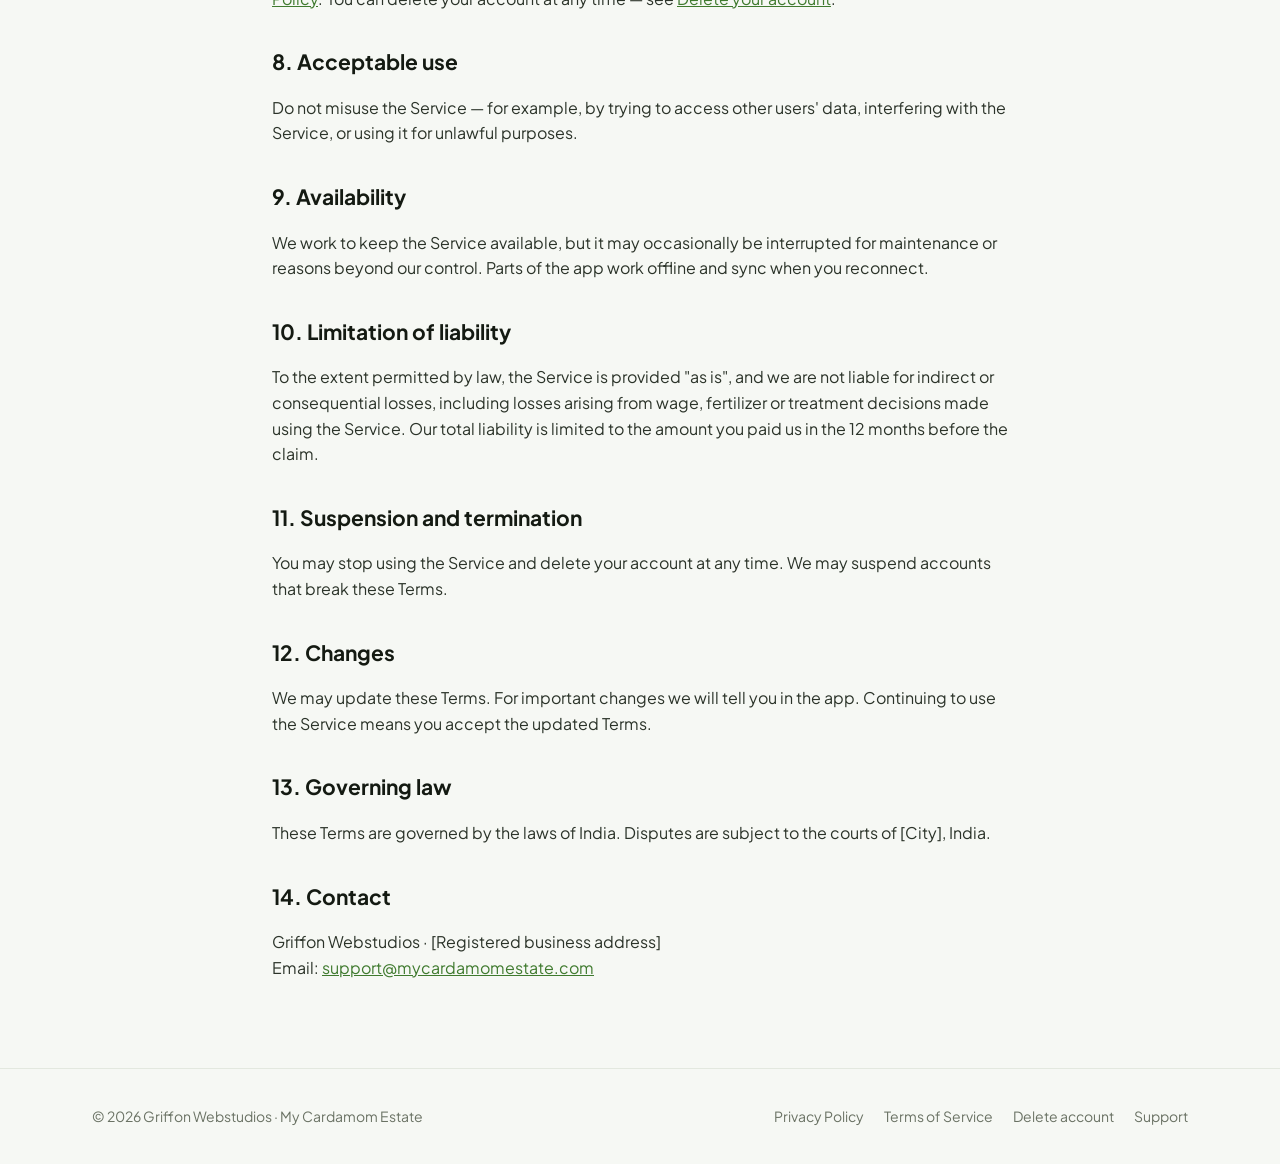
<file: terms.html>
<!doctype html>
<html lang="en">
<head>
  <meta charset="utf-8">
  <meta name="viewport" content="width=device-width, initial-scale=1">
  <title>Terms of Service — My Cardamom Estate</title>
  <meta name="description" content="Terms of Service for the My Cardamom Estate app.">
  <link rel="icon" href="assets/logo.png">
  <link rel="preconnect" href="https://fonts.googleapis.com">
  <link rel="preconnect" href="https://fonts.gstatic.com" crossorigin>
  <link href="https://fonts.googleapis.com/css2?family=Plus+Jakarta+Sans:wght@400;500;600;700;800&display=swap" rel="stylesheet">
  <link rel="stylesheet" href="styles.css">
</head>
<body>

<header class="site-header">
  <div class="wrap">
    <a class="brand" href="index.html"><img src="assets/logo.png" alt="">My Cardamom Estate</a>
    <nav class="nav">
      <a href="index.html#features">Features</a>
      <a href="index.html#pricing">Pricing</a>
      <a href="index.html#contact">Contact</a>
    </nav>
  </div>
</header>

<main class="doc">
  <div class="wrap">
    <h1>Terms of Service</h1>
    <p class="meta">Effective date: 17 October 2026</p>

    <p>These Terms govern your use of the <strong>My Cardamom Estate</strong> app and website (the "Service"), provided by <strong>Griffon Webstudios</strong> ("we", "us"). By creating an account or using the Service, you agree to these Terms.</p>

    <h2>1. The Service</h2>
    <p>My Cardamom Estate helps cardamom estate owners manage fertilizer schedules, inventory, worker attendance, weekly payroll, year-end settlements, gratuity and AI crop diagnosis.</p>

    <h2>2. Your account</h2>
    <ul>
      <li>You must be 18 or older and provide a valid mobile number.</li>
      <li>You are responsible for activity on your account and for keeping your phone secure.</li>
      <li>The information you enter — including worker records — must be accurate, and you must have the right to record it.</li>
    </ul>

    <h2>3. Free trial, free plan and Pro</h2>
    <ul>
      <li>New accounts get a <strong>30-day Pro trial</strong> at no cost and without payment details.</li>
      <li>After the trial, your account moves to the <strong>Free plan</strong> (up to 5 active workers, 10 AI scans a month, no PDF exports or spreadsheet import) unless you subscribe.</li>
      <li><strong>Pro</strong> costs ₹4,200 per year (or the local price shown in your app store) and unlocks all features.</li>
    </ul>

    <h2>4. Payments, renewal and cancellation</h2>
    <ul>
      <li>Pro is purchased through the <strong>Apple App Store</strong> or <strong>Google Play</strong>, and payment is charged to your store account.</li>
      <li>The subscription <strong>renews automatically every year</strong> unless you cancel at least 24 hours before the renewal date.</li>
      <li>You can cancel anytime in your App Store or Google Play subscription settings. You keep Pro until the end of the paid year.</li>
      <li>Refunds are handled by Apple or Google under their policies.</li>
    </ul>

    <h2>5. Payroll and wage calculations</h2>
    <p>The app calculates wages from the Cardamom Growers Association rates and settings you enter or confirm. <strong>You remain responsible</strong> for checking that wage rates, attendance and payments are correct and comply with applicable agreements and laws before paying your workers. When the app copies forward rates for a new quarter, please confirm them against the latest circular.</p>

    <h2>6. AI crop diagnosis</h2>
    <p>AI diagnosis gives a likely cause and suggested treatment based on a photo. It can be wrong. It is <strong>not a substitute for advice from an agricultural expert</strong>. Always follow product labels and local regulations when using fertilizers or pesticides.</p>

    <h2>7. Your data</h2>
    <p>You own the data you enter. We use it only to provide the Service, as described in our <a href="privacy.html">Privacy Policy</a>. You can delete your account at any time — see <a href="delete-account.html">Delete your account</a>.</p>

    <h2>8. Acceptable use</h2>
    <p>Do not misuse the Service — for example, by trying to access other users' data, interfering with the Service, or using it for unlawful purposes.</p>

    <h2>9. Availability</h2>
    <p>We work to keep the Service available, but it may occasionally be interrupted for maintenance or reasons beyond our control. Parts of the app work offline and sync when you reconnect.</p>

    <h2>10. Limitation of liability</h2>
    <p>To the extent permitted by law, the Service is provided "as is", and we are not liable for indirect or consequential losses, including losses arising from wage, fertilizer or treatment decisions made using the Service. Our total liability is limited to the amount you paid us in the 12 months before the claim.</p>

    <h2>11. Suspension and termination</h2>
    <p>You may stop using the Service and delete your account at any time. We may suspend accounts that break these Terms.</p>

    <h2>12. Changes</h2>
    <p>We may update these Terms. For important changes we will tell you in the app. Continuing to use the Service means you accept the updated Terms.</p>

    <h2>13. Governing law</h2>
    <!-- TODO: confirm the jurisdiction (city) with the client -->
    <p>These Terms are governed by the laws of India. Disputes are subject to the courts of [City], India.</p>

    <h2>14. Contact</h2>
    <p>Griffon Webstudios · [Registered business address]<br>
    Email: <a href="mailto:support@mycardamomestate.com">support@mycardamomestate.com</a></p>
  </div>
</main>

<footer class="site-footer">
  <div class="wrap">
    <span>© 2026 Griffon Webstudios · My Cardamom Estate</span>
    <nav>
      <a href="privacy.html">Privacy Policy</a>
      <a href="terms.html">Terms of Service</a>
      <a href="delete-account.html">Delete account</a>
      <a href="mailto:support@mycardamomestate.com">Support</a>
    </nav>
  </div>
</footer>

</body>
</html>
</file>
<file: styles.css>
/* My Cardamom Estate — website styles. Same palette as the app:
   logo green #3F7A2E, light surfaces, Plus Jakarta Sans. */

:root {
  --green: #3f7a2e;
  --green-dark: #2c5a20;
  --green-deep: #1e3d16;
  --green-soft: #5e9a48;
  --mint: #eaf1e5;
  --mint-2: #dfeada;
  --ivory: #f6f8f4;
  --white: #ffffff;
  --ink: #141a12;
  --muted: #6a7264;
  --line: #e3e8df;
  --brass: #d39b28;
  --red: #c0392b;
  --radius: 18px;
  --max: 1140px;
  --shadow: 0 24px 60px rgba(30, 61, 22, 0.14);
}

* { box-sizing: border-box; }

html { scroll-behavior: smooth; }

body {
  margin: 0;
  font-family: "Plus Jakarta Sans", system-ui, -apple-system, "Segoe UI", sans-serif;
  color: var(--ink);
  background: var(--ivory);
  line-height: 1.6;
  -webkit-font-smoothing: antialiased;
  overflow-x: hidden;
}

img, svg { max-width: 100%; display: block; }

a { color: var(--green); }

.wrap {
  width: 100%;
  max-width: var(--max);
  margin: 0 auto;
  padding: 0 22px;
}

.ic { width: 22px; height: 22px; stroke: currentColor; fill: none; stroke-width: 1.8; stroke-linecap: round; stroke-linejoin: round; }

/* ---------- header ---------- */

.site-header {
  position: sticky;
  top: 0;
  z-index: 20;
  background: rgba(246, 248, 244, 0.86);
  backdrop-filter: blur(10px);
  -webkit-backdrop-filter: blur(10px);
  border-bottom: 1px solid rgba(227, 232, 223, 0.7);
}

.site-header .wrap {
  display: flex;
  align-items: center;
  justify-content: space-between;
  height: 70px;
}

.brand {
  display: flex;
  align-items: center;
  gap: 10px;
  text-decoration: none;
  color: var(--ink);
  font-weight: 800;
  font-size: 19px;
  letter-spacing: -0.01em;
}

.brand img { width: 38px; height: 38px; border-radius: 11px; }

.nav { display: flex; align-items: center; gap: 28px; }

.nav a {
  color: var(--muted);
  text-decoration: none;
  font-weight: 600;
  font-size: 15px;
}

.nav a:hover { color: var(--green); }

.nav .btn { color: var(--white); }

/* ---------- buttons ---------- */

.btn {
  display: inline-flex;
  align-items: center;
  gap: 10px;
  padding: 14px 24px;
  border-radius: 999px;
  font-weight: 700;
  text-decoration: none;
  font-size: 15px;
  transition: transform 0.15s ease, background 0.15s ease;
}

.btn:hover { transform: translateY(-1px); }

.btn-primary {
  background: var(--green);
  color: var(--white);
  box-shadow: 0 10px 24px rgba(63, 122, 46, 0.28);
}
.btn-primary:hover { background: var(--green-dark); }

.btn-ghost {
  border: 1.5px solid var(--line);
  color: var(--ink);
  background: var(--white);
}

.btn-sm { padding: 10px 18px; font-size: 14px; }

.store-btn {
  display: inline-flex;
  align-items: center;
  gap: 12px;
  padding: 12px 22px;
  border-radius: 16px;
  text-decoration: none;
  font-weight: 700;
  transition: transform 0.15s ease;
}
.store-btn:hover { transform: translateY(-1px); }
.store-btn svg { width: 26px; height: 26px; }
.store-btn small { display: block; font-size: 11px; font-weight: 600; opacity: 0.8; line-height: 1.1; }
.store-btn span { display: block; font-size: 17px; line-height: 1.2; }
.store-btn.dark { background: var(--green); color: var(--white); box-shadow: 0 10px 24px rgba(63, 122, 46, 0.28); }
.store-btn.light { background: var(--white); color: var(--ink); border: 1.5px solid var(--line); }

/* ---------- hero ---------- */

.hero {
  position: relative;
  padding: 112px 0 96px;
  background:
    radial-gradient(700px 420px at 85% 15%, rgba(63, 122, 46, 0.18), transparent 70%),
    radial-gradient(600px 380px at 5% 95%, rgba(94, 154, 72, 0.12), transparent 70%),
    linear-gradient(180deg, #f3f7ef 0%, var(--ivory) 100%);
  overflow: hidden;
}

.hero .wrap {
  display: grid;
  grid-template-columns: 1.15fr 1fr;
  gap: 48px;
  align-items: center;
}

.pill {
  display: inline-flex;
  align-items: center;
  gap: 8px;
  padding: 8px 16px;
  border-radius: 999px;
  background: rgba(63, 122, 46, 0.08);
  border: 1px solid rgba(63, 122, 46, 0.2);
  color: var(--green);
  font-weight: 700;
  font-size: 14px;
}
.pill i { width: 8px; height: 8px; border-radius: 50%; background: var(--green); display: inline-block; }

h1 {
  font-size: clamp(40px, 6.2vw, 72px);
  line-height: 1.02;
  letter-spacing: -0.035em;
  font-weight: 800;
  margin: 22px 0 22px;
}

h1 .accent { color: var(--green); display: block; }

.lead { font-size: 19px; color: var(--muted); max-width: 540px; margin: 0; }

.hero-actions { display: flex; flex-wrap: wrap; gap: 14px; margin-top: 32px; }

.facts {
  display: flex;
  flex-wrap: wrap;
  gap: 0;
  margin-top: 40px;
}
.fact { padding: 0 28px; border-left: 1px solid var(--line); }
.fact:first-child { padding-left: 0; border-left: 0; }
.fact b { display: block; font-size: 26px; color: var(--green); letter-spacing: -0.02em; line-height: 1.2; }
.fact span { color: var(--muted); font-size: 14px; }

/* ---------- hero visual: collage of app cards ---------- */

.hero-visual { position: relative; padding: 10px 0; }

.hero-visual .pod-bg {
  position: absolute;
  width: 420px;
  height: 420px;
  right: -40px;
  top: 50%;
  transform: translateY(-50%);
  color: var(--green);
  stroke: var(--green);
  opacity: 0.07;
  pointer-events: none;
}

.hero-visual .glow {
  position: absolute;
  inset: 10% 5%;
  background: radial-gradient(closest-side, rgba(94, 154, 72, 0.22), transparent);
  filter: blur(10px);
  pointer-events: none;
}

.bento {
  position: relative;
  display: grid;
  grid-template-columns: 1fr 1fr;
  gap: 14px;
}

.bento .col { display: grid; gap: 14px; align-content: start; }
.bento .col:last-child { margin-top: 36px; }

.tile {
  background: var(--white);
  border: 1px solid var(--line);
  border-radius: 20px;
  padding: 16px;
  box-shadow: 0 18px 40px rgba(30, 61, 22, 0.10);
  font-size: 13px;
}

.tile-head { display: flex; align-items: center; justify-content: space-between; gap: 8px; margin-bottom: 10px; }
.tile-head small { color: var(--muted); font-weight: 700; letter-spacing: 0.08em; font-size: 10px; text-transform: uppercase; }
.tile-ic { width: 30px; height: 30px; border-radius: 9px; background: var(--mint); color: var(--green); display: grid; place-items: center; flex: none; }
.tile-ic svg { width: 16px; height: 16px; }

.tile-big { font-size: 26px; font-weight: 800; letter-spacing: -0.03em; line-height: 1.1; }
.tile-big span { font-size: 13px; color: var(--muted); font-weight: 600; letter-spacing: 0; }
.tile-sub { color: var(--muted); font-size: 12px; margin-top: 2px; }

.rows { margin-top: 10px; }
.row { display: flex; align-items: center; gap: 8px; padding: 7px 0; border-top: 1px solid var(--line); }
.row .av { width: 26px; height: 26px; border-radius: 50%; background: var(--mint); color: var(--green); font-weight: 800; font-size: 11px; display: grid; place-items: center; flex: none; }
.row b { flex: 1; font-size: 13px; }
.row em { font-style: normal; font-weight: 700; font-size: 13px; }

.chip { font-size: 10px; font-weight: 700; padding: 3px 8px; border-radius: 999px; white-space: nowrap; }
.chip.paid { background: rgba(63, 122, 46, 0.12); color: var(--green); }
.chip.due { background: rgba(211, 155, 40, 0.16); color: #9a6a10; }

.faces { display: flex; margin: 8px 0 10px; }
.faces span {
  min-width: 30px; height: 30px; padding: 0 4px; border-radius: 999px;
  border: 2px solid var(--white);
  background: var(--mint); color: var(--green);
  font-weight: 800; font-size: 10px;
  display: grid; place-items: center;
  margin-left: -6px;
}
.faces span:first-child { margin-left: 0; }
.faces span.more { background: var(--green); color: var(--white); }

.offline { display: inline-flex; align-items: center; gap: 6px; color: var(--green); font-weight: 700; font-size: 12px; }
.offline svg { width: 14px; height: 14px; }

.meter { height: 7px; border-radius: 999px; background: var(--mint); overflow: hidden; margin-top: 8px; }
.meter i { display: block; height: 100%; border-radius: 999px; background: var(--green); }

.tile.ai {
  background: linear-gradient(150deg, var(--green-deep), var(--green));
  color: var(--white);
  border: 0;
}
.tile.ai .tile-head small { color: #cfe6c3; }
.tile.ai .tile-ic { background: rgba(255,255,255,0.15); color: var(--white); }
.tile.ai .tile-sub { color: rgba(255,255,255,0.75); }
.tile.ai .meter { background: rgba(255,255,255,0.2); }
.tile.ai .meter i { background: var(--white); }

/* ---------- sections ---------- */

section { padding: 88px 0; }

.eyebrow {
  color: var(--green);
  font-weight: 700;
  letter-spacing: 0.14em;
  font-size: 13px;
  text-transform: uppercase;
}

.section-head { max-width: 640px; margin-bottom: 44px; }
.section-head.center { margin-left: auto; margin-right: auto; text-align: center; }

.section-title { font-size: clamp(30px, 4vw, 44px); margin: 10px 0 14px; letter-spacing: -0.025em; line-height: 1.1; }

.section-lead { color: var(--muted); font-size: 17px; margin: 0; }

.grid {
  display: grid;
  grid-template-columns: repeat(3, 1fr);
  gap: 20px;
}

.card {
  background: var(--white);
  border: 1px solid var(--line);
  border-radius: var(--radius);
  padding: 26px;
  transition: transform 0.2s ease, box-shadow 0.2s ease;
}

.grid .card:hover { transform: translateY(-3px); box-shadow: 0 16px 36px rgba(30, 61, 22, 0.08); }

.card .icon {
  width: 48px;
  height: 48px;
  border-radius: 14px;
  background: var(--mint);
  color: var(--green);
  display: grid;
  place-items: center;
  margin-bottom: 16px;
}

.card h3 { margin: 0 0 6px; font-size: 18px; letter-spacing: -0.01em; }
.card p { margin: 0; color: var(--muted); font-size: 15px; }

.card.highlight { border: 1.5px solid var(--green); background: linear-gradient(160deg, #fbfdf9, var(--mint)); }

.badge {
  display: inline-block;
  background: var(--green);
  color: var(--white);
  font-size: 11px;
  font-weight: 700;
  letter-spacing: 0.08em;
  padding: 3px 9px;
  border-radius: 999px;
  margin-left: 6px;
  vertical-align: middle;
}

/* ---------- AI spotlight ---------- */

.spotlight {
  background:
    radial-gradient(600px 400px at 90% 10%, rgba(94, 154, 72, 0.35), transparent 70%),
    linear-gradient(160deg, var(--green-deep), #284f1d);
  color: var(--white);
  border-radius: 32px;
  padding: 56px;
  display: grid;
  grid-template-columns: 1.1fr 1fr;
  gap: 40px;
  align-items: center;
  overflow: hidden;
  position: relative;
}

.spotlight .eyebrow { color: #b9d9a8; }
.spotlight .section-title { color: var(--white); }
.spotlight p { color: rgba(255, 255, 255, 0.82); font-size: 17px; }

.checks { list-style: none; padding: 0; margin: 22px 0 0; }
.checks li { padding: 7px 0 7px 32px; position: relative; color: rgba(255,255,255,0.92); }
.checks li::before {
  content: "";
  position: absolute;
  left: 0;
  top: 10px;
  width: 20px;
  height: 20px;
  border-radius: 50%;
  background: rgba(255,255,255,0.16) url("data:image/svg+xml,%3Csvg xmlns='http://www.w3.org/2000/svg' viewBox='0 0 24 24' fill='none' stroke='white' stroke-width='3' stroke-linecap='round' stroke-linejoin='round'%3E%3Cpath d='M5 12l5 5L20 7'/%3E%3C/svg%3E") center / 12px no-repeat;
}

.scan-card {
  background: var(--white);
  color: var(--ink);
  border-radius: 22px;
  padding: 22px;
  box-shadow: 0 24px 60px rgba(0, 0, 0, 0.25);
}
.scan-top { display: flex; align-items: center; gap: 12px; }
.scan-thumb {
  width: 64px;
  height: 64px;
  border-radius: 14px;
  background: linear-gradient(135deg, #7fae5f, #3f7a2e);
  display: grid;
  place-items: center;
  flex: none;
}
.scan-thumb svg { width: 34px; height: 44px; stroke: rgba(255,255,255,0.9); }
.scan-top small { color: var(--green); font-weight: 700; letter-spacing: 0.08em; font-size: 11px; }
.scan-top b { display: block; font-size: 19px; }
.conf { margin: 16px 0 6px; display: flex; justify-content: space-between; font-size: 13px; color: var(--muted); }
.bar { height: 8px; border-radius: 999px; background: var(--mint); overflow: hidden; }
.bar i { display: block; height: 100%; width: 86%; background: var(--green); border-radius: 999px; }
.dose { margin-top: 16px; background: var(--ivory); border-radius: 14px; padding: 12px 14px; font-size: 14px; }
.dose small { display: block; color: var(--muted); font-size: 12px; }

/* ---------- how it works ---------- */

.steps-row { display: grid; grid-template-columns: repeat(3, 1fr); gap: 20px; counter-reset: s; }
.step { position: relative; background: var(--white); border: 1px solid var(--line); border-radius: var(--radius); padding: 28px 26px; }
.step::before {
  counter-increment: s;
  content: counter(s);
  width: 40px;
  height: 40px;
  border-radius: 12px;
  background: var(--green);
  color: var(--white);
  font-weight: 800;
  display: grid;
  place-items: center;
  margin-bottom: 16px;
  font-size: 17px;
}
.step h3 { margin: 0 0 6px; font-size: 18px; }
.step p { margin: 0; color: var(--muted); font-size: 15px; }

/* ---------- pricing ---------- */

.pricing { display: grid; grid-template-columns: 1fr 1fr; gap: 20px; max-width: 820px; margin: 0 auto; }

.price { font-size: 44px; font-weight: 800; margin: 6px 0 2px; letter-spacing: -0.03em; }
.price small { font-size: 16px; color: var(--muted); font-weight: 600; letter-spacing: 0; }

.list { list-style: none; padding: 0; margin: 18px 0 0; }
.list li { padding: 7px 0 7px 30px; position: relative; }
.list li::before {
  content: "";
  position: absolute;
  left: 0;
  top: 10px;
  width: 20px;
  height: 20px;
  border-radius: 50%;
  background: var(--mint) url("data:image/svg+xml,%3Csvg xmlns='http://www.w3.org/2000/svg' viewBox='0 0 24 24' fill='none' stroke='%233f7a2e' stroke-width='3' stroke-linecap='round' stroke-linejoin='round'%3E%3Cpath d='M5 12l5 5L20 7'/%3E%3C/svg%3E") center / 12px no-repeat;
}

.ribbon {
  display: inline-block;
  background: var(--brass);
  color: var(--white);
  font-size: 11px;
  font-weight: 800;
  letter-spacing: 0.08em;
  padding: 4px 10px;
  border-radius: 999px;
  margin-left: 8px;
  vertical-align: middle;
}

/* ---------- FAQ ---------- */

.faq { max-width: 780px; margin: 0 auto; }
.faq details {
  background: var(--white);
  border: 1px solid var(--line);
  border-radius: 16px;
  padding: 18px 22px;
  margin-bottom: 12px;
}
.faq summary {
  cursor: pointer;
  font-weight: 700;
  font-size: 16px;
  list-style: none;
  display: flex;
  justify-content: space-between;
  gap: 16px;
}
.faq summary::-webkit-details-marker { display: none; }
.faq summary::after { content: "+"; color: var(--green); font-size: 22px; line-height: 1; }
.faq details[open] summary::after { content: "–"; }
.faq details p { color: var(--muted); margin: 10px 0 0; }

/* ---------- download ---------- */

.download {
  background:
    radial-gradient(500px 300px at 15% 0%, rgba(255,255,255,0.14), transparent 70%),
    linear-gradient(135deg, var(--green), var(--green-dark));
  color: var(--white);
  border-radius: 32px;
  padding: 56px 32px;
  text-align: center;
}

.download h2 { margin: 0 0 10px; font-size: clamp(28px, 4vw, 40px); letter-spacing: -0.02em; }
.download p { margin: 0 0 28px; opacity: 0.88; font-size: 17px; }
.download .store-row { display: flex; justify-content: center; flex-wrap: wrap; gap: 14px; }
.download .store-btn.light { border: 0; }
.download .store-btn.dark { background: var(--ink); box-shadow: none; }

/* ---------- legal pages ---------- */

.doc { padding: 48px 0 72px; }

.doc .wrap { max-width: 780px; }

.doc h1 { font-size: clamp(32px, 4vw, 44px); }

.doc .meta { color: var(--muted); font-size: 14px; margin-bottom: 28px; }

.doc h2 { font-size: 21px; margin: 34px 0 8px; }
.doc h3 { font-size: 17px; margin: 22px 0 6px; }

.doc p, .doc li { color: #2b3329; }

.doc table {
  width: 100%;
  border-collapse: collapse;
  margin: 12px 0;
  background: var(--white);
  border-radius: 12px;
  overflow: hidden;
  font-size: 15px;
}

.doc th, .doc td {
  text-align: left;
  padding: 10px 12px;
  border-bottom: 1px solid var(--line);
  vertical-align: top;
}

.doc th { background: var(--mint); }

.callout {
  background: var(--white);
  border: 1px solid var(--line);
  border-left: 4px solid var(--green);
  border-radius: 12px;
  padding: 16px 18px;
  margin: 18px 0;
}

.steps { counter-reset: step; list-style: none; padding: 0; }
.steps li {
  counter-increment: step;
  position: relative;
  padding: 10px 0 10px 44px;
}
.steps li::before {
  content: counter(step);
  position: absolute;
  left: 0;
  top: 8px;
  width: 30px;
  height: 30px;
  border-radius: 50%;
  background: var(--green);
  color: var(--white);
  font-weight: 700;
  display: grid;
  place-items: center;
  font-size: 14px;
}

/* ---------- footer ---------- */

.site-footer {
  border-top: 1px solid var(--line);
  padding: 36px 0;
  color: var(--muted);
  font-size: 14px;
}

.site-footer .wrap {
  display: flex;
  flex-wrap: wrap;
  justify-content: space-between;
  align-items: center;
  gap: 16px;
}

.site-footer nav { display: flex; flex-wrap: wrap; gap: 20px; }
.site-footer a { color: var(--muted); text-decoration: none; }
.site-footer a:hover { color: var(--green); }

/* ---------- responsive ---------- */

@media (max-width: 960px) {
  .hero .wrap { grid-template-columns: 1fr; }
  .hero-visual { margin-top: 12px; }
  .spotlight { grid-template-columns: 1fr; padding: 40px 28px; }
  .grid { grid-template-columns: 1fr 1fr; }
  .steps-row { grid-template-columns: 1fr; }
}

@media (max-width: 640px) {
  .nav a:not(.btn) { display: none; }
  .grid, .pricing { grid-template-columns: 1fr; }
  .hero { padding: 64px 0 56px; }
  section { padding: 60px 0; }
  .fact { padding: 0 16px; }
  .fact b { font-size: 21px; }
  .bento .col:last-child { margin-top: 20px; }
  .tile { padding: 14px; }
  .tile-big { font-size: 22px; }
  .download { padding: 40px 20px; border-radius: 24px; }
}
</file>
